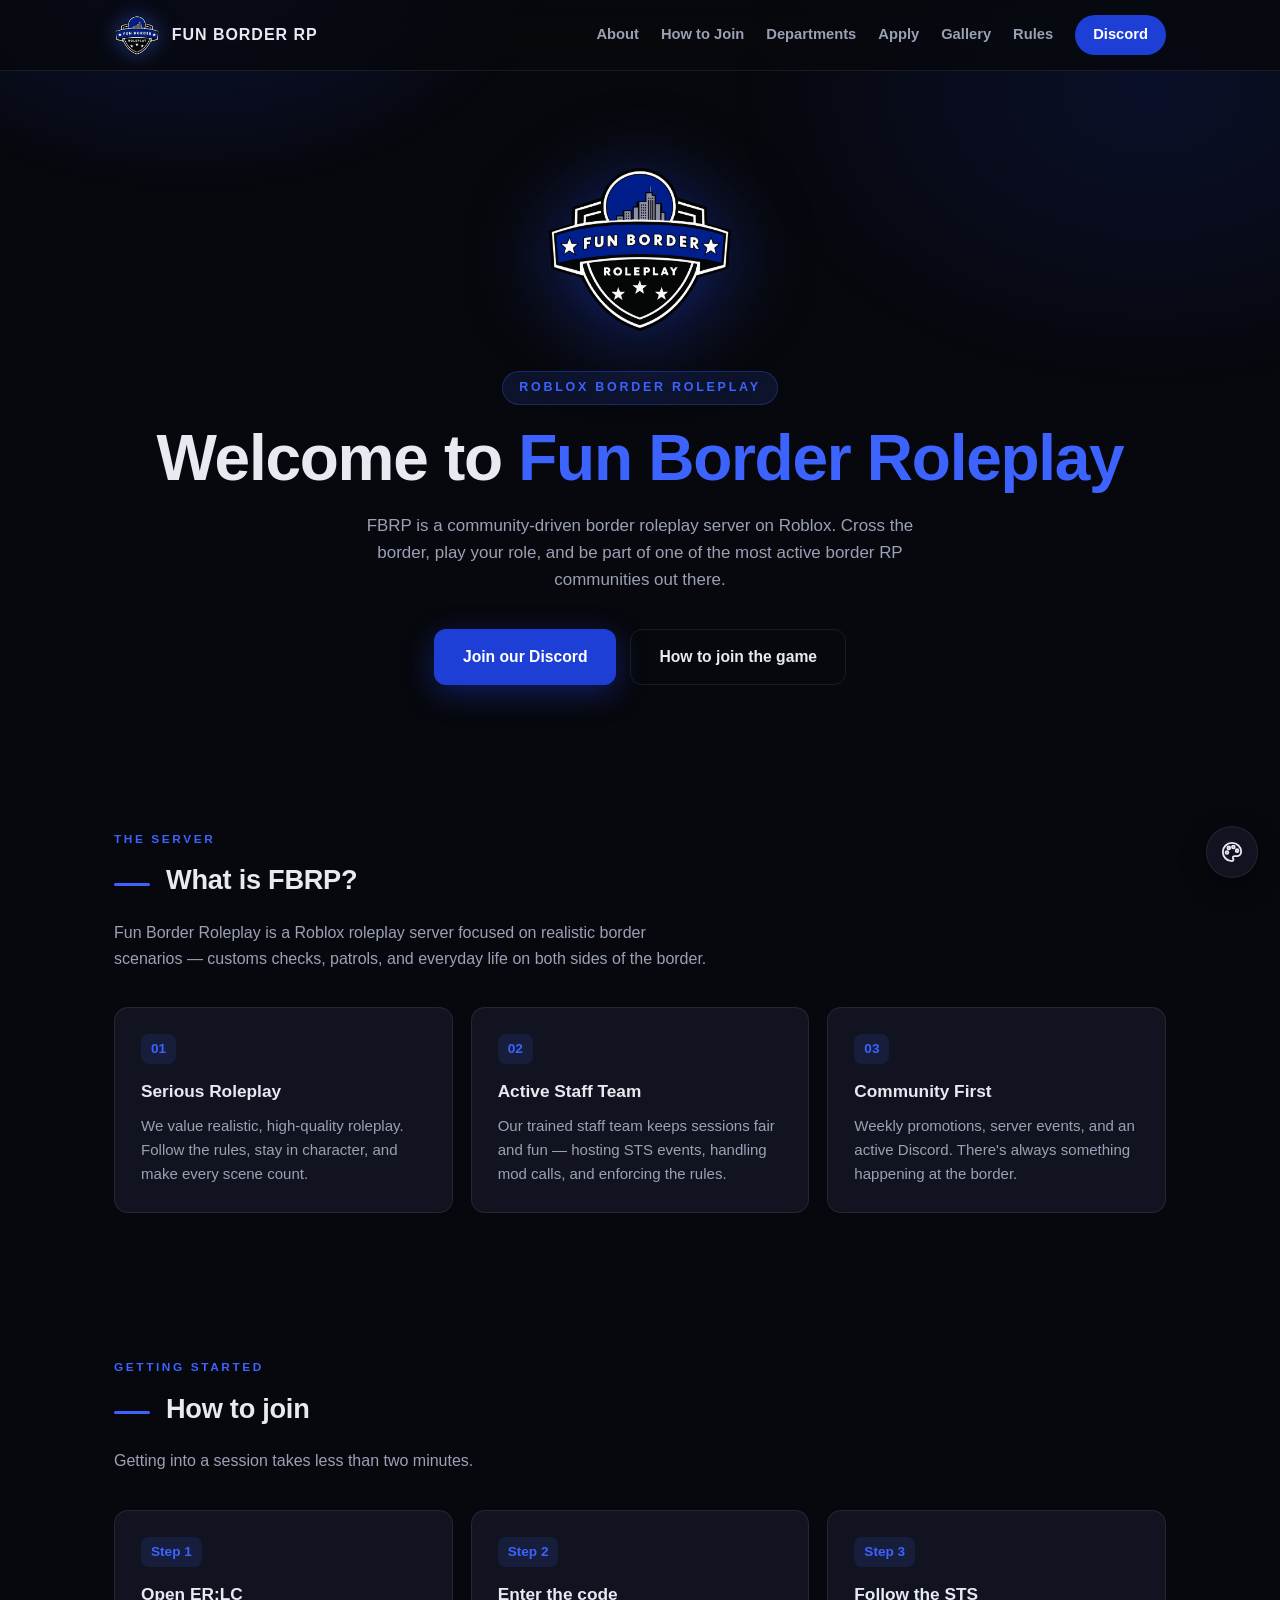
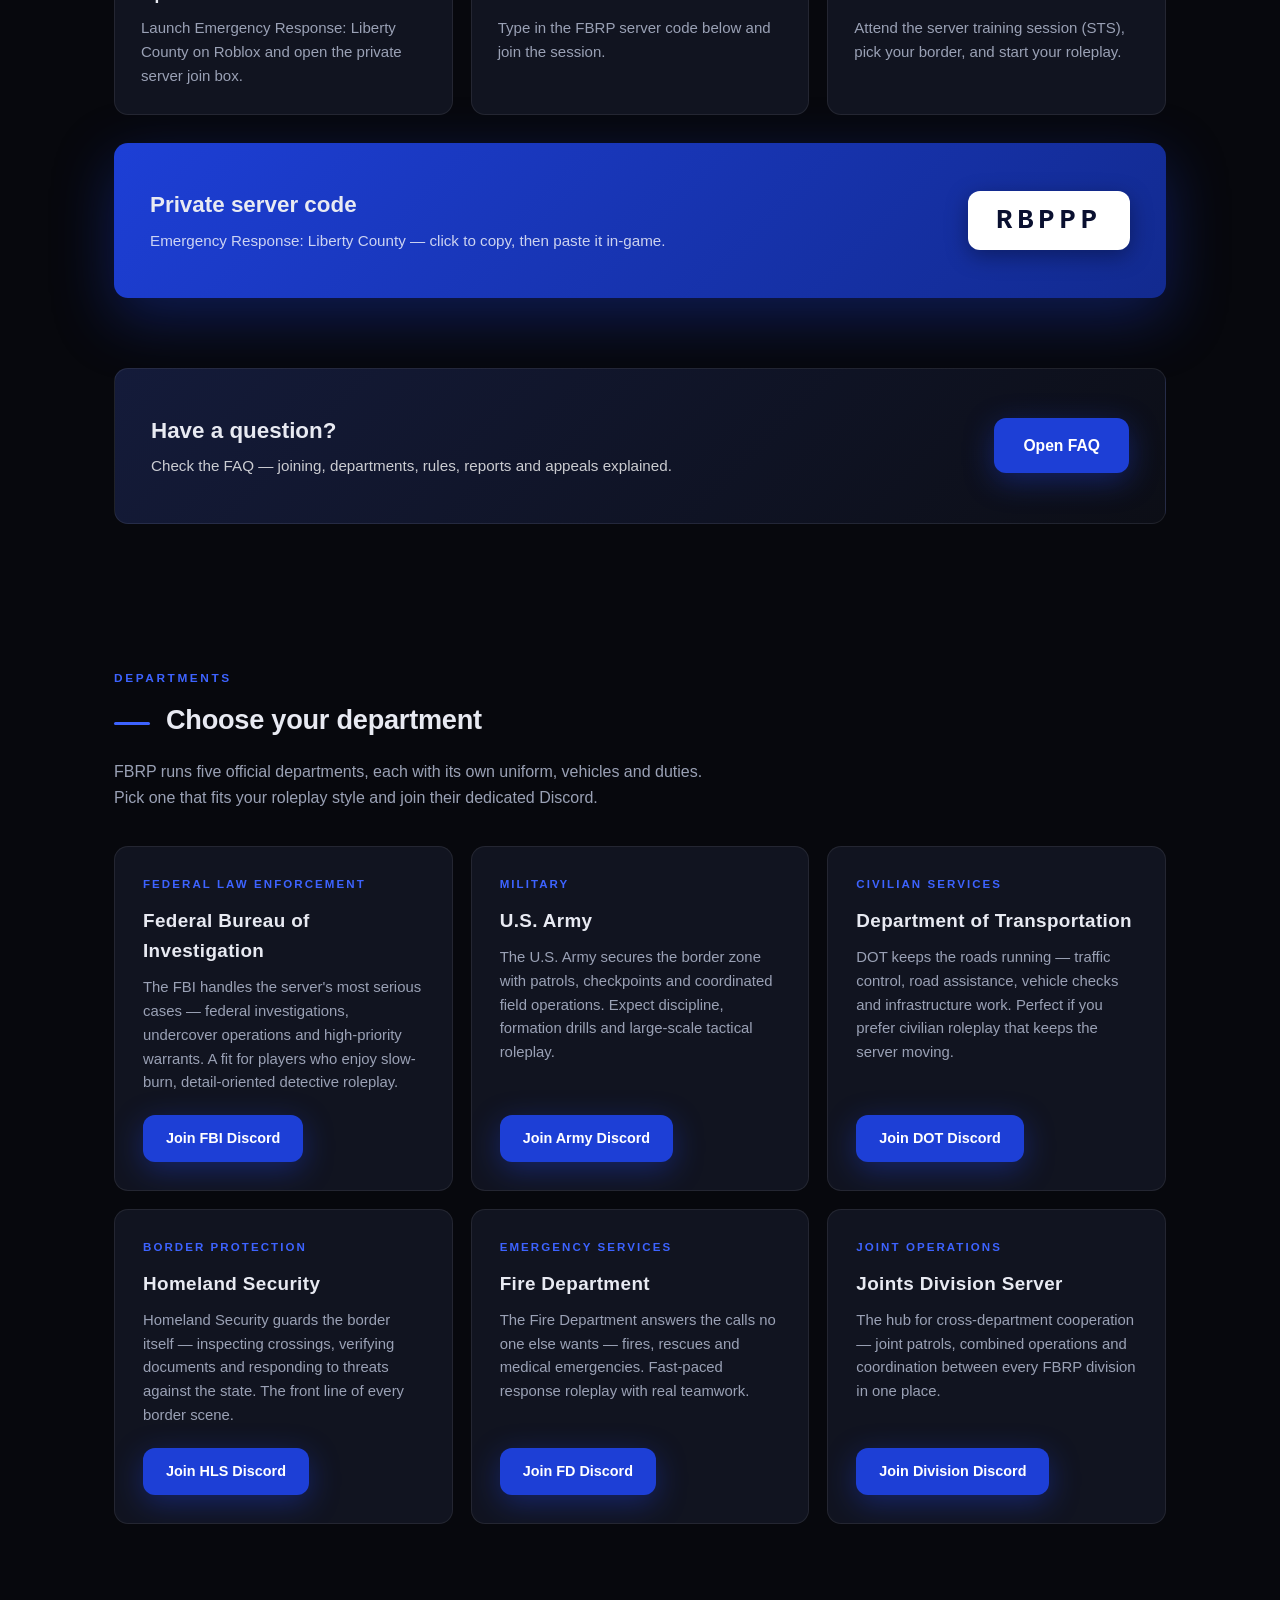
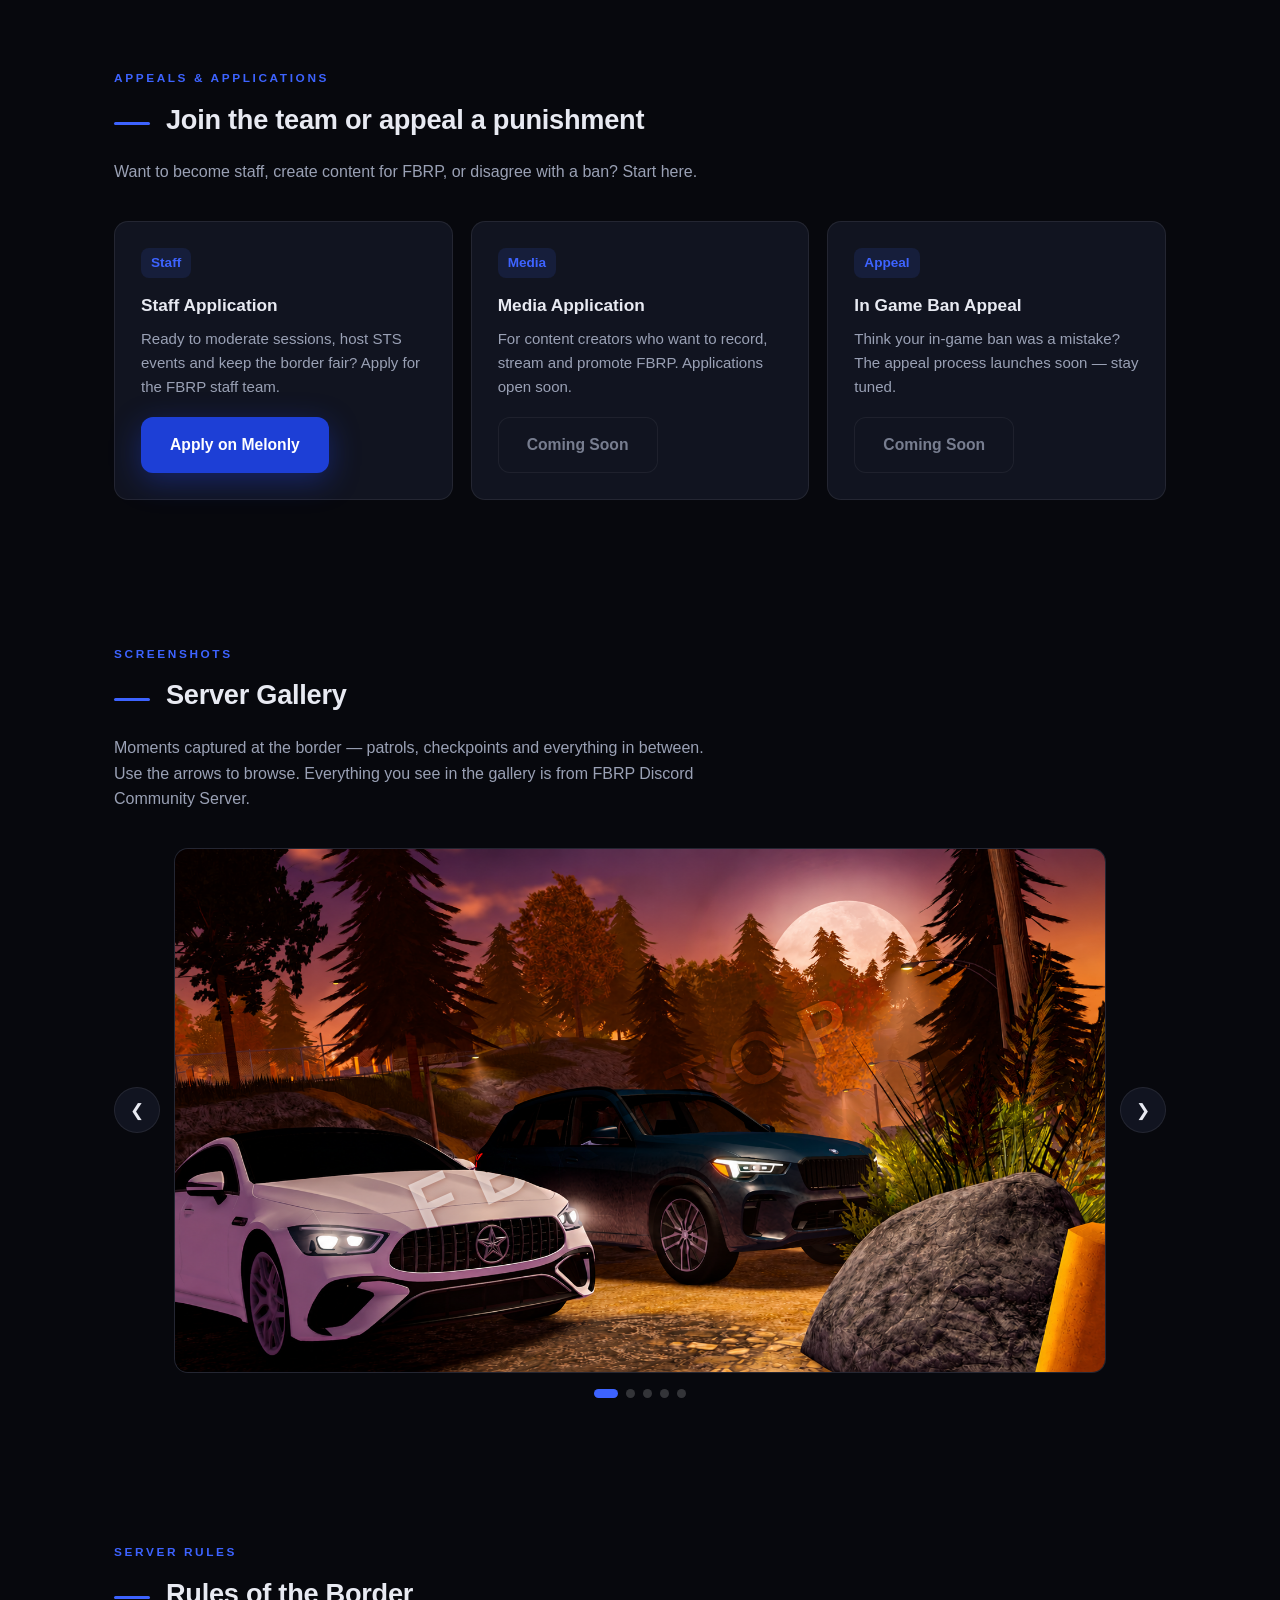
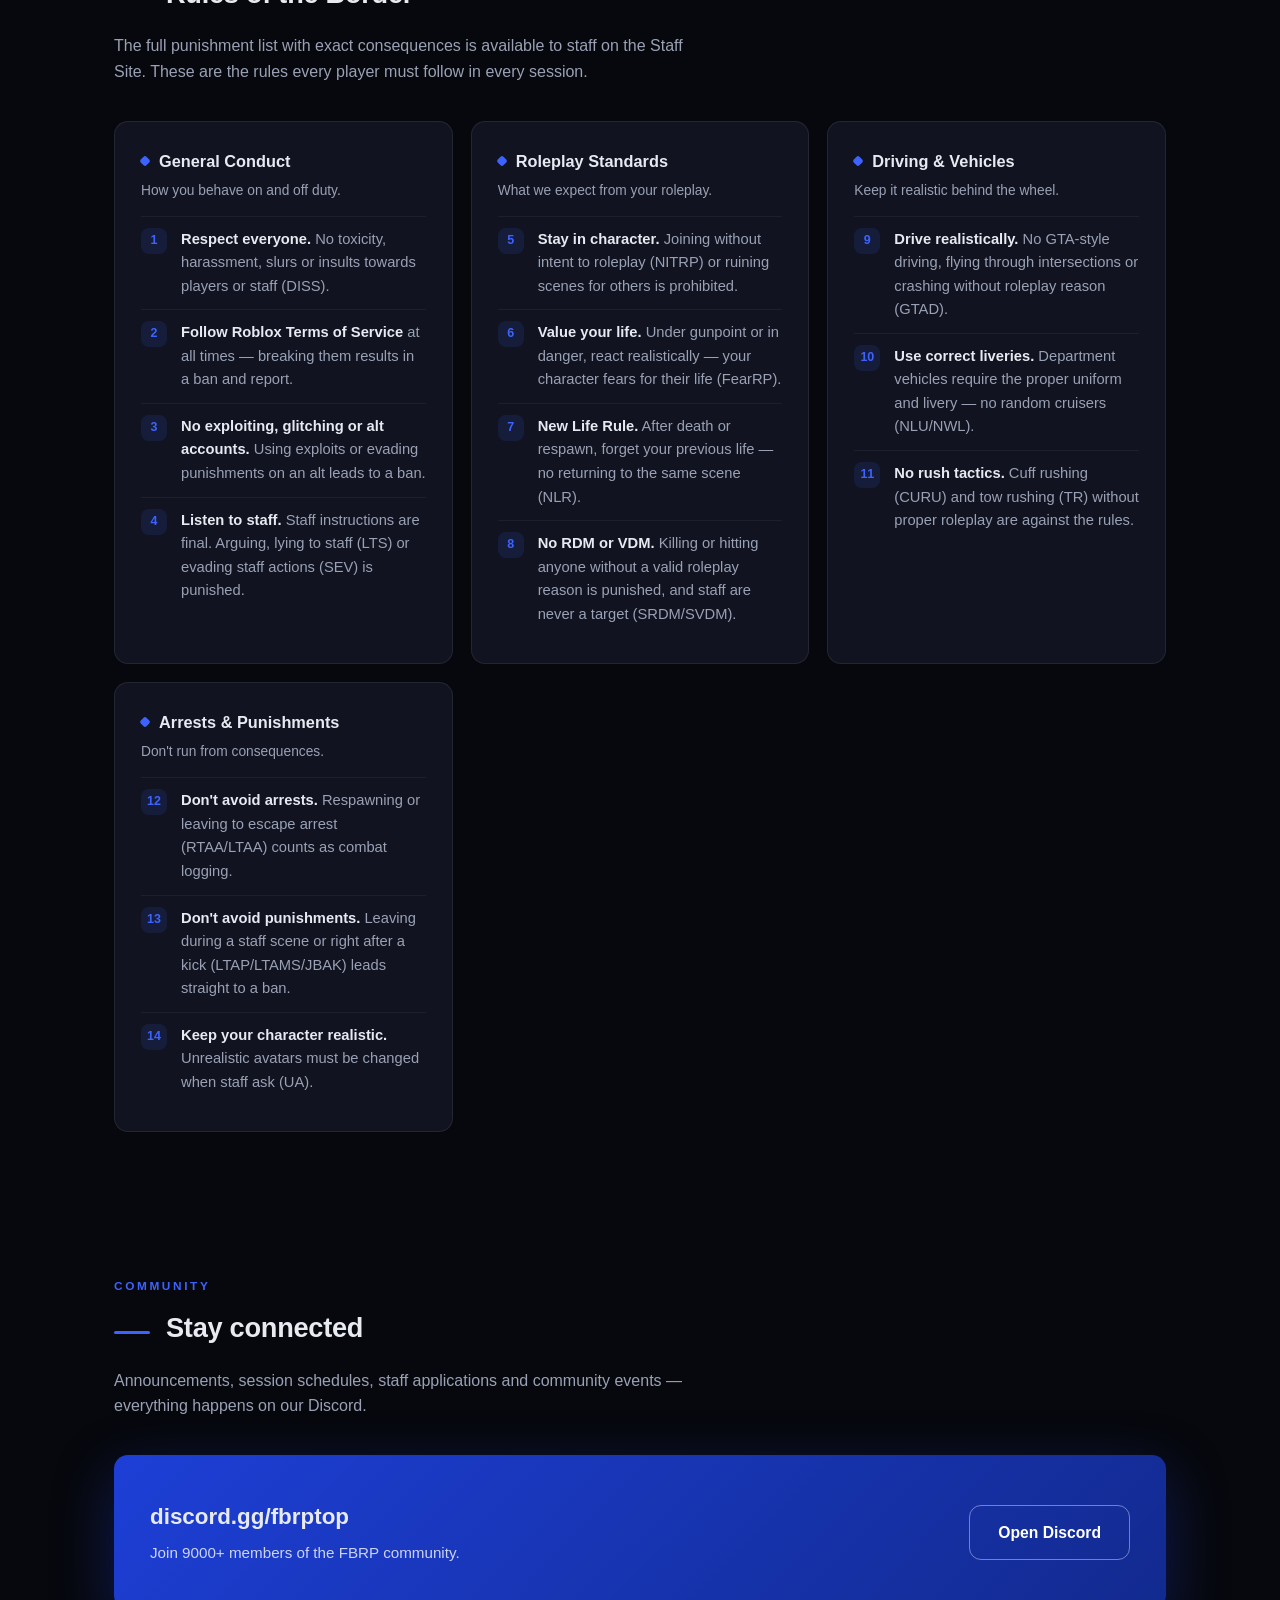
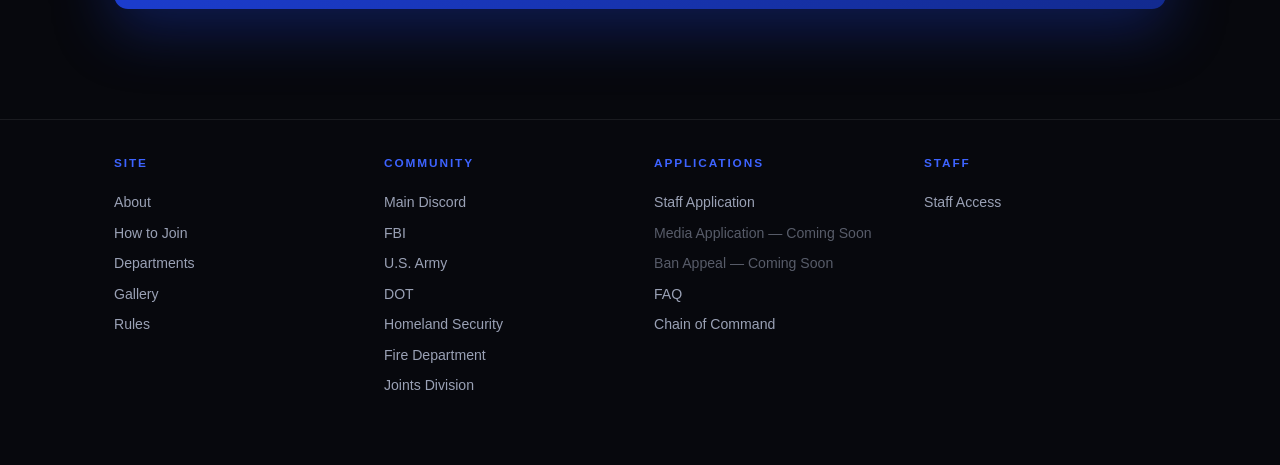
<file: index.html>
<!DOCTYPE html>
<html lang="en">
<head>
  <meta charset="UTF-8">
  <meta name="viewport" content="width=device-width, initial-scale=1.0">
  <title>Fun Border Roleplay | FBRP</title>
  <meta name="description" content="Fun Border Roleplay (FBRP) — a serious Roblox border roleplay community. Join the border today.">
  <meta property="og:type" content="website">
  <meta property="og:site_name" content="Fun Border Roleplay">
  <meta property="og:title" content="Fun Border Roleplay | FBRP">
  <meta property="og:description" content="FBRP is a community-driven border roleplay server on Roblox. Cross the border, play your role, and be part of one of the most active border RP communities out there.">
  <meta property="og:url" content="https://kubiczek2758.github.io/FBRP-Hub/">
  <meta property="og:image" content="https://kubiczek2758.github.io/FBRP-Hub/FBRP.png">
  <meta name="twitter:card" content="summary_large_image">
  <link rel="icon" href="FBRP.png">
  <link rel="stylesheet" href="style.css?v=8">
</head>
<body>

  <nav>
    <div class="nav-inner">
      <a class="nav-logo" href="index.html">
        <img src="FBRP.png" alt="FBRP logo">
        <span>FUN BORDER RP</span>
      </a>
      <div class="nav-links">
        <a href="#about">About</a>
        <a href="#join">How to Join</a>
        <a href="#departments">Departments</a>
        <a href="#apply">Apply</a>
        <a href="#gallery">Gallery</a>
        <a href="#rules">Rules</a>
        <a class="btn-nav" href="https://discord.gg/fbrptop" target="_blank" rel="noopener">Discord</a>
      </div>
      <button class="nav-toggle" id="navToggle" aria-label="Toggle menu" aria-expanded="false">
        <span></span><span></span><span></span>
      </button>
    </div>
  </nav>

  <header class="hero">
    <img class="logo-big" src="FBRP.png" alt="Fun Border Roleplay logo">
    <div><span class="tag">Roblox Border Roleplay</span></div>
    <h1>Welcome to <span>Fun Border Roleplay</span></h1>
    <p class="sub">
      FBRP is a community-driven border roleplay server on Roblox. Cross the border,
      play your role, and be part of one of the most active border RP communities out there.
    </p>
    <div class="hero-cta">
      <a class="btn btn-primary" href="https://discord.gg/fbrptop" target="_blank" rel="noopener">Join our Discord</a>
      <a class="btn btn-ghost" href="#join">How to join the game</a>
    </div>
  </header>

  <main class="wrap">

    <section class="block" id="about">
      <span class="kicker">The Server</span>
      <div class="section-head"><h2 class="section-title">What is FBRP?</h2></div>
      <p class="section-sub">
        Fun Border Roleplay is a Roblox roleplay server focused on realistic border scenarios —
        customs checks, patrols, and everyday life on both sides of the border.
      </p>
      <div class="cards">
        <div class="card">
          <span class="num">01</span>
          <h3>Serious Roleplay</h3>
          <p>We value realistic, high-quality roleplay. Follow the rules, stay in character, and make every scene count.</p>
        </div>
        <div class="card">
          <span class="num">02</span>
          <h3>Active Staff Team</h3>
          <p>Our trained staff team keeps sessions fair and fun — hosting STS events, handling mod calls, and enforcing the rules.</p>
        </div>
        <div class="card">
          <span class="num">03</span>
          <h3>Community First</h3>
          <p>Weekly promotions, server events, and an active Discord. There's always something happening at the border.</p>
        </div>
      </div>
    </section>

    <section class="block" id="join">
      <span class="kicker">Getting Started</span>
      <div class="section-head"><h2 class="section-title">How to join</h2></div>
      <p class="section-sub">Getting into a session takes less than two minutes.</p>
      <div class="cards">
        <div class="card">
          <span class="num">Step 1</span>
          <h3>Open ER:LC</h3>
          <p>Launch Emergency Response: Liberty County on Roblox and open the private server join box.</p>
        </div>
        <div class="card">
          <span class="num">Step 2</span>
          <h3>Enter the code</h3>
          <p>Type in the FBRP server code below and join the session.</p>
        </div>
        <div class="card">
          <span class="num">Step 3</span>
          <h3>Follow the STS</h3>
          <p>Attend the server training session (STS), pick your border, and start your roleplay.</p>
        </div>
      </div>

      <div style="margin-top: 28px;" class="code-banner">
        <div>
          <h3>Private server code</h3>
          <p>Emergency Response: Liberty County — click to copy, then paste it in-game.</p>
        </div>
        <button class="code-chip" id="copyCode" title="Click to copy">RBPPP</button>
      </div>
    </section>

    <section class="block" style="padding-top: 0;">
      <div class="code-banner banner-alt">
        <div>
          <h3>Have a question?</h3>
          <p>Check the FAQ — joining, departments, rules, reports and appeals explained.</p>
        </div>
        <a class="btn btn-primary" href="faq.html">Open FAQ</a>
      </div>
    </section>

    <section class="block" id="departments">
      <span class="kicker">Departments</span>
      <div class="section-head"><h2 class="section-title">Choose your department</h2></div>
      <p class="section-sub">
        FBRP runs five official departments, each with its own uniform, vehicles and duties.
        Pick one that fits your roleplay style and join their dedicated Discord.
      </p>
      <div class="dept-grid">
        <div class="dept-card">
          <span class="dept-tag">Federal Law Enforcement</span>
          <h3>Federal Bureau of Investigation</h3>
          <p>
            The FBI handles the server's most serious cases — federal investigations, undercover
            operations and high-priority warrants. A fit for players who enjoy slow-burn,
            detail-oriented detective roleplay.
          </p>
          <a class="btn btn-primary" href="https://discord.gg/J2FPUfsKs" target="_blank" rel="noopener">Join FBI Discord</a>
        </div>
        <div class="dept-card">
          <span class="dept-tag">Military</span>
          <h3>U.S. Army</h3>
          <p>
            The U.S. Army secures the border zone with patrols, checkpoints and coordinated
            field operations. Expect discipline, formation drills and large-scale tactical
            roleplay.
          </p>
          <a class="btn btn-primary" href="https://discord.gg/rUajPGJFKH" target="_blank" rel="noopener">Join Army Discord</a>
        </div>
        <div class="dept-card">
          <span class="dept-tag">Civilian Services</span>
          <h3>Department of Transportation</h3>
          <p>
            DOT keeps the roads running — traffic control, road assistance, vehicle checks and
            infrastructure work. Perfect if you prefer civilian roleplay that keeps the server
            moving.
          </p>
          <a class="btn btn-primary" href="https://discord.gg/tPpkTEsupr" target="_blank" rel="noopener">Join DOT Discord</a>
        </div>
        <div class="dept-card">
          <span class="dept-tag">Border Protection</span>
          <h3>Homeland Security</h3>
          <p>
            Homeland Security guards the border itself — inspecting crossings, verifying
            documents and responding to threats against the state. The front line of every
            border scene.
          </p>
          <a class="btn btn-primary" href="https://discord.gg/MYEhbNXhs7" target="_blank" rel="noopener">Join HLS Discord</a>
        </div>
        <div class="dept-card">
          <span class="dept-tag">Emergency Services</span>
          <h3>Fire Department</h3>
          <p>
            The Fire Department answers the calls no one else wants — fires, rescues and
            medical emergencies. Fast-paced response roleplay with real teamwork.
          </p>
          <a class="btn btn-primary" href="https://discord.gg/VbH6Bm22bx" target="_blank" rel="noopener">Join FD Discord</a>
        </div>
        <div class="dept-card">
          <span class="dept-tag">Joint Operations</span>
          <h3>Joints Division Server</h3>
          <p>
            The hub for cross-department cooperation — joint patrols, combined operations and
            coordination between every FBRP division in one place.
          </p>
          <a class="btn btn-primary" href="https://discord.gg/s2c7EBjYE" target="_blank" rel="noopener">Join Division Discord</a>
        </div>
      </div>
    </section>

    <section class="block" id="apply">
      <span class="kicker">Appeals &amp; Applications</span>
      <div class="section-head"><h2 class="section-title">Join the team or appeal a punishment</h2></div>
      <p class="section-sub">
        Want to become staff, create content for FBRP, or disagree with a ban? Start here.
      </p>
      <div class="cards">
        <div class="card">
          <span class="num">Staff</span>
          <h3>Staff Application</h3>
          <p>Ready to moderate sessions, host STS events and keep the border fair? Apply for the FBRP staff team.</p>
          <a class="btn btn-primary" style="margin-top:18px;" href="https://melonly.com/forms/7512493040229945344" target="_blank" rel="noopener">Apply on Melonly</a>
        </div>
        <div class="card">
          <span class="num">Media</span>
          <h3>Media Application</h3>
          <p>For content creators who want to record, stream and promote FBRP. Applications open soon.</p>
          <span class="btn btn-disabled" style="margin-top:18px;">Coming Soon</span>
        </div>
        <div class="card">
          <span class="num">Appeal</span>
          <h3>In Game Ban Appeal</h3>
          <p>Think your in-game ban was a mistake? The appeal process launches soon — stay tuned.</p>
          <span class="btn btn-disabled" style="margin-top:18px;">Coming Soon</span>
        </div>
      </div>
    </section>

    <section class="block" id="gallery">
      <span class="kicker">Screenshots</span>
      <div class="section-head"><h2 class="section-title">Server Gallery</h2></div>
      <p class="section-sub">
        Moments captured at the border — patrols, checkpoints and everything in between.
        Use the arrows to browse.
        Everything you see in the gallery is from FBRP Discord Community Server.
      </p>
      <div class="carousel" id="carousel">
        <button class="car-arrow prev" id="carPrev" aria-label="Previous screenshot">&#10094;</button>
        <div class="car-viewport">
          <div class="car-track" id="carTrack">
            <div class="car-slide"><img src="web1.png" alt="FBRP server screenshot 1"></div>
            <div class="car-slide"><img src="web2.png" alt="FBRP server screenshot 2"></div>
            <div class="car-slide"><img src="web3.png" alt="FBRP server screenshot 3"></div>
            <div class="car-slide"><img src="web4.png" alt="FBRP server screenshot 4"></div>
            <div class="car-slide"><img src="web5.png" alt="FBRP server screenshot 5"></div>
          </div>
        </div>
        <button class="car-arrow next" id="carNext" aria-label="Next screenshot">&#10095;</button>
      </div>
      <div class="car-dots" id="carDots"></div>
    </section>

    <section class="block" id="rules">
      <span class="kicker">Server Rules</span>
      <div class="section-head"><h2 class="section-title">Rules of the Border</h2></div>
      <p class="section-sub">
        The full punishment list with exact consequences is available to staff on the Staff Site.
        These are the rules every player must follow in every session.
      </p>
      <div class="rules-grid">
        <div class="rule-group">
          <h3>General Conduct</h3>
          <p>How you behave on and off duty.</p>
          <div class="rule-item"><span class="rn">1</span><p><b>Respect everyone.</b> No toxicity, harassment, slurs or insults towards players or staff (DISS).</p></div>
          <div class="rule-item"><span class="rn">2</span><p><b>Follow Roblox Terms of Service</b> at all times — breaking them results in a ban and report.</p></div>
          <div class="rule-item"><span class="rn">3</span><p><b>No exploiting, glitching or alt accounts.</b> Using exploits or evading punishments on an alt leads to a ban.</p></div>
          <div class="rule-item"><span class="rn">4</span><p><b>Listen to staff.</b> Staff instructions are final. Arguing, lying to staff (LTS) or evading staff actions (SEV) is punished.</p></div>
        </div>
        <div class="rule-group">
          <h3>Roleplay Standards</h3>
          <p>What we expect from your roleplay.</p>
          <div class="rule-item"><span class="rn">5</span><p><b>Stay in character.</b> Joining without intent to roleplay (NITRP) or ruining scenes for others is prohibited.</p></div>
          <div class="rule-item"><span class="rn">6</span><p><b>Value your life.</b> Under gunpoint or in danger, react realistically — your character fears for their life (FearRP).</p></div>
          <div class="rule-item"><span class="rn">7</span><p><b>New Life Rule.</b> After death or respawn, forget your previous life — no returning to the same scene (NLR).</p></div>
          <div class="rule-item"><span class="rn">8</span><p><b>No RDM or VDM.</b> Killing or hitting anyone without a valid roleplay reason is punished, and staff are never a target (SRDM/SVDM).</p></div>
        </div>
        <div class="rule-group">
          <h3>Driving &amp; Vehicles</h3>
          <p>Keep it realistic behind the wheel.</p>
          <div class="rule-item"><span class="rn">9</span><p><b>Drive realistically.</b> No GTA-style driving, flying through intersections or crashing without roleplay reason (GTAD).</p></div>
          <div class="rule-item"><span class="rn">10</span><p><b>Use correct liveries.</b> Department vehicles require the proper uniform and livery — no random cruisers (NLU/NWL).</p></div>
          <div class="rule-item"><span class="rn">11</span><p><b>No rush tactics.</b> Cuff rushing (CURU) and tow rushing (TR) without proper roleplay are against the rules.</p></div>
        </div>
        <div class="rule-group">
          <h3>Arrests &amp; Punishments</h3>
          <p>Don't run from consequences.</p>
          <div class="rule-item"><span class="rn">12</span><p><b>Don't avoid arrests.</b> Respawning or leaving to escape arrest (RTAA/LTAA) counts as combat logging.</p></div>
          <div class="rule-item"><span class="rn">13</span><p><b>Don't avoid punishments.</b> Leaving during a staff scene or right after a kick (LTAP/LTAMS/JBAK) leads straight to a ban.</p></div>
          <div class="rule-item"><span class="rn">14</span><p><b>Keep your character realistic.</b> Unrealistic avatars must be changed when staff ask (UA).</p></div>
        </div>
      </div>
    </section>

    <section class="block">
      <span class="kicker">Community</span>
      <div class="section-head"><h2 class="section-title">Stay connected</h2></div>
      <p class="section-sub">
        Announcements, session schedules, staff applications and community events —
        everything happens on our Discord.
      </p>
      <div class="code-banner">
        <div>
          <h3>discord.gg/fbrptop</h3>
          <p>Join 9000+ members of the FBRP community.</p>
        </div>
        <a class="btn btn-ghost" style="color:#fff; border-color:rgba(255,255,255,0.4);" href="https://discord.gg/fbrptop" target="_blank" rel="noopener">Open Discord</a>
      </div>
    </section>

  </main>

  <footer>
    <div class="foot-grid">
      <div class="foot-col">
        <h4>Site</h4>
        <a href="#about">About</a>
        <a href="#join">How to Join</a>
        <a href="#departments">Departments</a>
        <a href="#gallery">Gallery</a>
        <a href="#rules">Rules</a>
      </div>
      <div class="foot-col">
        <h4>Community</h4>
        <a href="https://discord.gg/fbrptop" target="_blank" rel="noopener">Main Discord</a>
        <a href="https://discord.gg/J2FPUfsKs" target="_blank" rel="noopener">FBI</a>
        <a href="https://discord.gg/rUajPGJFKH" target="_blank" rel="noopener">U.S. Army</a>
        <a href="https://discord.gg/tPpkTEsupr" target="_blank" rel="noopener">DOT</a>
        <a href="https://discord.gg/MYEhbNXhs7" target="_blank" rel="noopener">Homeland Security</a>
        <a href="https://discord.gg/VbH6Bm22bx" target="_blank" rel="noopener">Fire Department</a>
        <a href="https://discord.gg/s2c7EBjYE" target="_blank" rel="noopener">Joints Division</a>
      </div>
      <div class="foot-col">
        <h4>Applications</h4>
        <a href="https://melonly.com/forms/7512493040229945344" target="_blank" rel="noopener">Staff Application</a>
        <span class="soon">Media Application — Coming Soon</span>
        <span class="soon">Ban Appeal — Coming Soon</span>
        <a href="faq.html">FAQ</a>
        <a href="staff.html">Chain of Command</a>
      </div>
      <div class="foot-col">
        <h4>Staff</h4>
        <a href="staff.html">Staff Access</a>
      </div>
    </div>
  </footer>

  <div class="game-overlay" id="gameOverlay">
    <div class="game-modal">
      <div class="game-head">
        <span>BORDER RUNNER</span>
        <button class="game-close" id="gameClose" type="button" aria-label="Close game">&times;</button>
      </div>
      <div class="game-wrap">
        <canvas class="game-canvas" id="borderGame" width="480" height="220"></canvas>
        <div class="game-hint">Space, &uarr; or tap to jump — grab the visas. Press Esc to close.</div>
      </div>
    </div>
  </div>

  <script src="main.js?v=4"></script>
  <script src="game.js?v=6"></script>
  <script src="theme.js?v=6"></script>

</body>
</html>
</file>
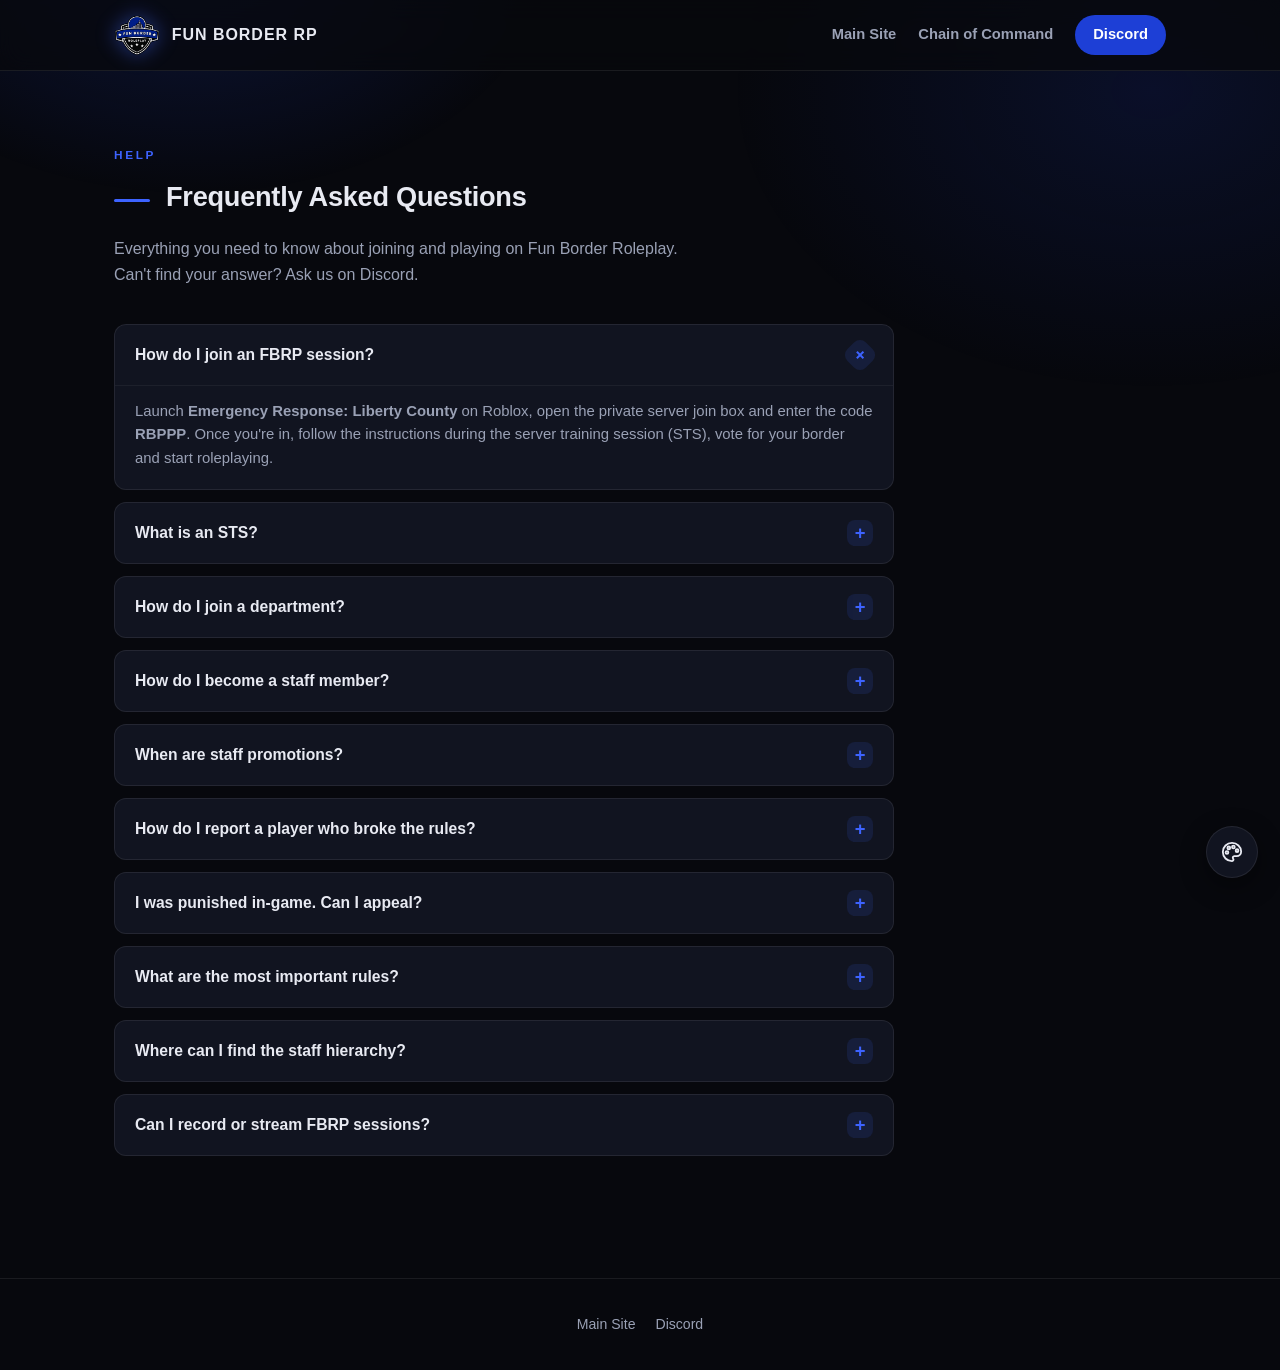
<file: faq.html>
<!DOCTYPE html>
<html lang="en">
<head>
  <meta charset="UTF-8">
  <meta name="viewport" content="width=device-width, initial-scale=1.0">
  <title>FAQ | Fun Border Roleplay</title>
  <meta property="og:type" content="website">
  <meta property="og:site_name" content="Fun Border Roleplay">
  <meta property="og:title" content="FAQ | Fun Border Roleplay">
  <meta property="og:description" content="Joining, departments, rules, reports and appeals — everything about FBRP explained.">
  <meta property="og:url" content="https://kubiczek2758.github.io/FBRP-Hub/faq.html">
  <meta property="og:image" content="https://kubiczek2758.github.io/FBRP-Hub/FBRP.png">
  <meta name="twitter:card" content="summary_large_image">
  <link rel="icon" href="FBRP.png">
  <link rel="stylesheet" href="style.css?v=8">
</head>
<body>

  <nav>
    <div class="nav-inner">
      <a class="nav-logo" href="index.html">
        <img src="FBRP.png" alt="FBRP logo">
        <span>FUN BORDER RP</span>
      </a>
      <div class="nav-links">
        <a href="index.html">Main Site</a>
        <a href="staff.html">Chain of Command</a>
        <a class="btn-nav" href="https://discord.gg/fbrptop" target="_blank" rel="noopener">Discord</a>
      </div>
      <button class="nav-toggle" id="navToggle" aria-label="Toggle menu" aria-expanded="false">
        <span></span><span></span><span></span>
      </button>
    </div>
  </nav>

  <main class="wrap">
    <section class="block">
      <span class="kicker">Help</span>
      <div class="section-head"><h2 class="section-title">Frequently Asked Questions</h2></div>
      <p class="section-sub">
        Everything you need to know about joining and playing on Fun Border Roleplay.
        Can't find your answer? Ask us on Discord.
      </p>

      <div class="faq-list">

        <details class="faq-item" open>
          <summary>How do I join an FBRP session?</summary>
          <div class="faq-body">
            Launch <b>Emergency Response: Liberty County</b> on Roblox, open the private server
            join box and enter the code <b>RBPPP</b>. Once you're in, follow the instructions
            during the server training session (STS), vote for your border and start roleplaying.
          </div>
        </details>

        <details class="faq-item">
          <summary>What is an STS?</summary>
          <div class="faq-body">
            STS (Server Training Session) is the briefing that starts every session. Staff go
            through the server rules, host a border vote and assign everyone to a border.
            Attending the STS is required before you can play.
          </div>
        </details>

        <details class="faq-item">
          <summary>How do I join a department?</summary>
          <div class="faq-body">
            Each department — FBI, U.S. Army, DOT, Homeland Security, Fire Department — has its
            own Discord server with its own application process. Visit the
            <a href="index.html#departments">Departments section</a> on the main site and join
            the Discord of the department you're interested in.
          </div>
        </details>

        <details class="faq-item">
          <summary>How do I become a staff member?</summary>
          <div class="faq-body">
            Fill out the <a href="https://melonly.com/forms/7512493040229945344" target="_blank" rel="noopener">Staff Application</a>.
            If your application is accepted, you'll be invited to a training session with a
            Training Instructor — a classroom phase, a quiz and a practical ridealong.
          </div>
        </details>

        <details class="faq-item">
          <summary>When are staff promotions?</summary>
          <div class="faq-body">
            Promotions are held every <b>Saturday</b>. Sometimes there's a short delay —
            stay patient and keep up the good work.
          </div>
        </details>

        <details class="faq-item">
          <summary>How do I report a player who broke the rules?</summary>
          <div class="faq-body">
            Use the in-game mod call system first so on-duty staff can react immediately.
            If no staff are available, record evidence (video/screenshot) and open a report
            on our <a href="https://discord.gg/fbrptop" target="_blank" rel="noopener">Discord</a> —
            include the player's username, what happened and the evidence.
          </div>
        </details>

        <details class="faq-item">
          <summary>I was punished in-game. Can I appeal?</summary>
          <div class="faq-body">
            The in-game ban appeal system is <b>coming soon</b>. In the meantime, if you believe
            a punishment was a mistake, contact the staff member who issued it or reach out
            on Discord with your evidence.
          </div>
        </details>

        <details class="faq-item">
          <summary>What are the most important rules?</summary>
          <div class="faq-body">
            No RDM/VDM (killing without a roleplay reason), always value your life (FearRP),
            respect the New Life Rule, stay in character and never leave to avoid an arrest
            or punishment. Check the <a href="index.html#rules">Rules section</a> on the main
            site for the full list.
          </div>
        </details>

        <details class="faq-item">
          <summary>Where can I find the staff hierarchy?</summary>
          <div class="faq-body">
            The full rank structure — from Trial Moderator up to Ownership — is on the
            <a href="staff.html">Staff Site</a>. If you have a question or issue,
            always contact the lowest rank that can handle it before going higher.
          </div>
        </details>

        <details class="faq-item">
          <summary>Can I record or stream FBRP sessions?</summary>
          <div class="faq-body">
            Yes, content creation is welcome. A dedicated Media Application is
            <b>coming soon</b> — until then, make sure your content follows Roblox Terms of
            Service and the FBRP rules.
          </div>
        </details>

      </div>
    </section>
  </main>

  <footer>
    <div class="foot-inner">
      <div class="foot-links">
        <a href="index.html">Main Site</a>
        <a href="https://discord.gg/fbrptop" target="_blank" rel="noopener">Discord</a>
      </div>
    </div>
  </footer>

  <script src="nav.js?v=3"></script>
  <script src="theme.js?v=6"></script>

</body>
</html>
</file>
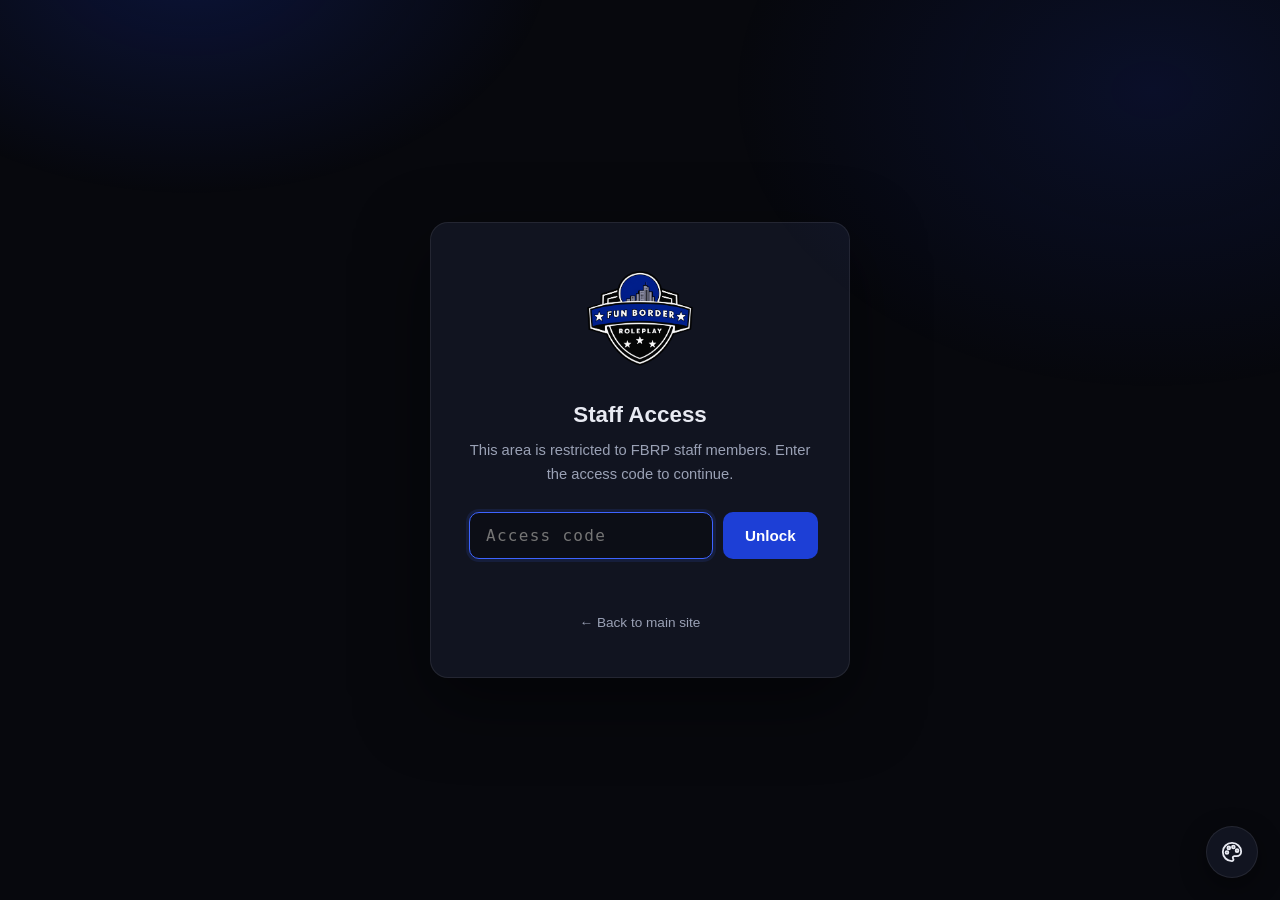
<file: staff.html>
<!DOCTYPE html>
<html lang="en">
<head>
  <meta charset="UTF-8">
  <meta name="viewport" content="width=device-width, initial-scale=1.0">
  <title>Staff Site | Fun Border Roleplay</title>
  <meta name="robots" content="noindex">
  <link rel="icon" href="FBRP.png">
  <link rel="stylesheet" href="style.css?v=8">
</head>
<body>

  <!-- Access gate -->
  <div class="gate" id="gate">
    <div class="gate-card" id="gateCard">
      <img src="FBRP.png" alt="FBRP logo">
      <h1>Staff Access</h1>
      <p>This area is restricted to FBRP staff members. Enter the access code to continue.</p>
      <form class="gate-form" id="gateForm">
        <input type="password" id="gateCode" placeholder="Access code" autocomplete="off" autofocus>
        <button type="submit">Unlock</button>
      </form>
      <div class="gate-error" id="gateError"></div>
      <a class="gate-back" href="index.html">&larr; Back to main site</a>
    </div>
  </div>

  <!-- Staff panel -->
  <div id="panel" style="display:none;">
    <nav>
      <div class="nav-inner">
        <a class="nav-logo" href="index.html">
          <img src="FBRP.png" alt="FBRP logo">
          <span>FBRP STAFF</span>
        </a>
        <div class="nav-links">
          <a href="index.html">Main Site</a>
          <a class="btn-nav" href="https://discord.gg/fbrptop" target="_blank" rel="noopener">Discord</a>
        </div>
        <button class="nav-toggle" id="navToggle" aria-label="Toggle menu" aria-expanded="false">
          <span></span><span></span><span></span>
        </button>
      </div>
    </nav>

    <main class="wrap">
      <div class="staff-header">
        <img src="FBRP.png" alt="FBRP logo">
        <div>
          <h1>Staff Information Hub</h1>
          <p>Game punishments, STS protocol, chain of command and the staff training guide — all in one place.</p>
        </div>
        <button class="lockout" id="lockout">Lock</button>
      </div>

      <div class="staff-quick">
        <a class="btn btn-primary" href="https://melon.ly/join/FBBRPS" target="_blank" rel="noopener">Melonly Dashboard</a>
        <a class="btn btn-ghost" href="https://www.roblox.com/share/g/560129963" target="_blank" rel="noopener">Roblox WL Group</a>
      </div>

      <div class="tabs">
        <button class="tab active" data-tab="punishments">Game Punishments</button>
        <button class="tab" data-tab="sts">STS Guide</button>
        <button class="tab" data-tab="coc">Chain of Command</button>
        <button class="tab" data-tab="training">Training Guide <span id="trainLockIcon" style="opacity:0.7;">&#128274;</span></button>
      </div>

      <!-- Training guide code modal -->
      <div class="modal" id="trainModal" style="display:none;">
        <div class="gate-card" id="trainCard">
          <img src="FBRP.png" alt="FBRP logo">
          <h1>Training Guide</h1>
          <p>This section is restricted to Training Instructors. Enter the instructor code to continue.</p>
          <form class="gate-form" id="trainForm">
            <input type="password" id="trainCode" placeholder="Instructor code" autocomplete="off">
            <button type="submit">Unlock</button>
          </form>
          <div class="gate-error" id="trainError"></div>
          <a class="gate-back" href="#" id="trainCancel">Cancel</a>
        </div>
      </div>

      <!-- ============ TAB: PUNISHMENTS ============ -->
      <div class="tab-panel active" id="punishments">
        <div class="table-scroll">
          <table class="punishments">
            <thead>
              <tr>
                <th>Violation</th>
                <th>Meaning</th>
                <th>Definition</th>
                <th>1st Offence</th>
                <th>2nd Offence</th>
                <th>3rd Offence</th>
              </tr>
            </thead>
            <tbody>
              <tr><td class="abbr">CURU</td><td>Cuff Rush</td><td>Cuffing someone without proper roleplay.</td><td><span class="pill warn">Warning</span></td><td><span class="pill warn">Warning</span></td><td><span class="pill kick">Kick</span></td></tr>
              <tr><td class="abbr">FR</td><td>Fear Roleplay</td><td>Not acting like your character fears danger.</td><td><span class="pill warn">Warning</span></td><td><span class="pill warn">Warning</span></td><td><span class="pill kick">Kick</span></td></tr>
              <tr><td class="abbr">NLR</td><td>New Life Rule</td><td>Returning after death as if nothing happened.</td><td><span class="pill warn">Warning</span></td><td><span class="pill warn">Warning</span></td><td><span class="pill kick">Kick</span></td></tr>
              <tr><td class="abbr">NLU</td><td>No Livery/Uniform</td><td>Using an incorrect or missing livery/uniform.</td><td><span class="pill warn">Warning</span></td><td><span class="pill warn">Warning</span></td><td><span class="pill kick">Kick</span></td></tr>
              <tr><td class="abbr">DISS</td><td>Disrespect</td><td>Being rude or insulting to others.</td><td><span class="pill warn">Warning</span></td><td><span class="pill kick">Kick</span></td><td><span class="pill ban">Ban</span></td></tr>
              <tr><td class="abbr">CB</td><td>Cop Baiting</td><td>Intentionally provoking law enforcement.</td><td><span class="pill warn">Warning</span></td><td><span class="pill kick">Kick</span></td><td><span class="pill ban">Ban</span></td></tr>
              <tr><td class="abbr">LTS</td><td>Lying To Staff</td><td>Giving false information to staff.</td><td><span class="pill warn">Warning</span></td><td><span class="pill kick">Kick</span></td><td><span class="pill ban">Ban</span></td></tr>
              <tr><td class="abbr">FTC</td><td>Failure To Comply</td><td>Refusing lawful roleplay instructions.</td><td><span class="pill warn">Warning</span></td><td><span class="pill kick">Kick</span></td><td><span class="pill ban">Ban</span></td></tr>
              <tr><td class="abbr">AUJ</td><td>Auto Jail</td><td>Automatic punishment for certain actions.</td><td><span class="pill warn">Warning</span></td><td><span class="pill kick">Kick</span></td><td><span class="pill ban">Ban</span></td></tr>
              <tr><td class="abbr">RDM</td><td>Random Death Match</td><td>Killing without a valid roleplay reason.</td><td><span class="pill warn">Warning</span></td><td><span class="pill kick">Kick</span></td><td><span class="pill ban">Ban</span></td></tr>
              <tr><td class="abbr">VDM</td><td>Vehicle Death Match</td><td>Using a vehicle to kill without a valid roleplay reason.</td><td><span class="pill warn">Warning</span></td><td><span class="pill kick">Kick</span></td><td><span class="pill ban">Ban</span></td></tr>
              <tr><td class="abbr">FRP</td><td>Fail Role Play</td><td>Poor or unrealistic roleplay.</td><td><span class="pill warn">Warning</span></td><td><span class="pill kick">Kick</span></td><td><span class="pill ban">Ban</span></td></tr>
              <tr><td class="abbr">GTAD</td><td>GTA Driving</td><td>Driving unrealistically to avoid consequences.</td><td><span class="pill warn">Warning</span></td><td><span class="pill kick">Kick</span></td><td><span class="pill ban">Ban</span></td></tr>
              <tr><td class="abbr">TR</td><td>Tow Rush</td><td>Towing vehicles without proper roleplay.</td><td><span class="pill warn">Warning</span></td><td><span class="pill kick">Kick</span></td><td><span class="pill ban">Ban</span></td></tr>
              <tr><td class="abbr">TA</td><td>Tool Abuse</td><td>Using vehicles without proper roleplay.</td><td><span class="pill warn">Warning</span></td><td><span class="pill kick">Kick</span></td><td><span class="pill ban">Ban</span></td></tr>
              <tr><td class="abbr">NWL</td><td>Not Whitelisted</td><td>Using a restricted item, gun, or vehicle without permission.</td><td><span class="pill warn">Warning</span></td><td><span class="pill kick">Kick</span></td><td><span class="pill ban">Ban</span></td></tr>
              <tr><td class="abbr">RTAA</td><td>Respawn To Avoid Arrest</td><td>Respawning to escape arrest.</td><td><span class="pill warn">Warning</span></td><td><span class="pill kick">Kick</span></td><td><span class="pill ban">Ban</span></td></tr>
              <tr><td class="abbr">LTAA</td><td>Leaving To Avoid Arrest</td><td>Leaving the game to avoid arrest.</td><td><span class="pill warn">Warning</span></td><td><span class="pill kick">Kick</span></td><td><span class="pill ban">Ban</span></td></tr>
              <tr><td class="abbr">UA</td><td>Unrealistic Character</td><td>Keeping an unrealistic character after being told to change.</td><td><span class="pill kick">Kick</span></td><td><span class="pill ban">Ban</span></td><td><span class="pill ban">Ban</span></td></tr>
              <tr><td class="abbr">SEV</td><td>Staff Evasion</td><td>Avoiding or ignoring staff actions.</td><td><span class="pill kick">Kick</span></td><td><span class="pill ban">Ban</span></td><td><span class="pill ban">Ban</span></td></tr>
              <tr><td class="abbr">SVDM</td><td>Staff Vehicle Death Match</td><td>Hitting staff with a vehicle without a valid roleplay reason.</td><td><span class="pill kick">Kick</span></td><td><span class="pill ban">Ban</span></td><td><span class="pill ban">Ban</span></td></tr>
              <tr><td class="abbr">SRDM</td><td>Staff Random Death Match</td><td>Killing staff without a valid roleplay reason.</td><td><span class="pill kick">Kick</span></td><td><span class="pill ban">Ban</span></td><td><span class="pill ban">Ban</span></td></tr>
              <tr><td class="abbr">NITRP</td><td>No Intention To Roleplay</td><td>Joining without participating in roleplay.</td><td><span class="pill kick">Kick</span></td><td><span class="pill ban">Ban</span></td><td><span class="pill ban">Ban</span></td></tr>
              <tr><td class="abbr">MRDM</td><td>Mass Random Death Match (5+ people)</td><td>Randomly killing 5 or more people.</td><td><span class="pill kick">Kick</span></td><td><span class="pill ban">Ban</span></td><td><span class="pill ban">Ban</span></td></tr>
              <tr><td class="abbr">MVDM</td><td>Mass Vehicle Death Match (5+ vehicles)</td><td>Destroying or killing with vehicles on a large scale.</td><td><span class="pill kick">Kick</span></td><td><span class="pill ban">Ban</span></td><td><span class="pill ban">Ban</span></td></tr>
              <tr><td class="abbr">ERP</td><td>Erotic Roleplay</td><td>Sexual or inappropriate roleplay.</td><td><span class="pill ban">Ban</span></td><td><span class="pill ban">Ban</span></td><td><span class="pill ban">Ban</span></td></tr>
              <tr><td class="abbr">RACM</td><td>Racism</td><td>Using racist language or behavior.</td><td><span class="pill ban">Ban</span></td><td><span class="pill ban">Ban</span></td><td><span class="pill ban">Ban</span></td></tr>
              <tr><td class="abbr">LTAP</td><td>Leave To Avoid Punishment</td><td>Leaving to avoid a staff punishment.</td><td><span class="pill ban">Ban</span></td><td><span class="pill ban">Ban</span></td><td><span class="pill ban">Ban</span></td></tr>
              <tr><td class="abbr">NARCRP</td><td>Narcotic/Drug Roleplay</td><td>Roleplaying illegal drugs or narcotics.</td><td><span class="pill ban">Ban</span></td><td><span class="pill ban">Ban</span></td><td><span class="pill ban">Ban</span></td></tr>
              <tr><td class="abbr">LTAMS</td><td>Leave To Avoid Mod Scene</td><td>Leaving during a staff moderation scene.</td><td><span class="pill ban">Ban</span></td><td><span class="pill ban">Ban</span></td><td><span class="pill ban">Ban</span></td></tr>
              <tr><td class="abbr">TOS</td><td>Breaking Roblox Terms Of Service</td><td>Violating Roblox's official rules.</td><td><span class="pill report">Ban + Report</span></td><td><span class="pill ban">Ban</span></td><td><span class="pill ban">Ban</span></td></tr>
              <tr><td class="abbr">JBAK</td><td>Joining Back After Kick</td><td>Joining back within 30 mins of being kicked.</td><td><span class="pill kick">Kick</span></td><td><span class="pill ban">Ban</span></td><td><span class="pill ban">Ban</span></td></tr>
            </tbody>
          </table>
        </div>
      </div>

      <!-- ============ TAB: STS GUIDE ============ -->
      <div class="tab-panel guide" id="sts">
        <div class="phase">
          <h3>1. STS Preparation</h3>
          <p>Use <span class="cmd">:h</span> for important server-wide announcements before the STS.</p>
          <p style="margin-top:10px;"><b>15&ndash;10 minutes before:</b></p>
          <span class="chat-line">:h FBRP STS preparations are now underway. Please finish your current RP and prepare for the upcoming STS.</span>
          <span class="chat-line">:h FBRP STS will begin shortly. Please make your way to the designated STS location.</span>
          <span class="chat-line">:h Staff members, please prepare for the upcoming STS and report to the STS location.</span>
          <p style="margin-top:10px;"><b>5 minutes before:</b></p>
          <span class="chat-line">:h FBRP STS will begin in approximately 5 minutes. Please line up and wait for further instructions.</span>
          <span class="chat-line">:h Final preparations for the FBRP STS are now underway. Please remain at the STS area and follow staff instructions.</span>
        </div>

        <div class="phase">
          <h3>2. Starting the STS</h3>
          <p>Once everyone is ready:</p>
          <span class="chat-line">:h FBRP STS is now beginning. Please remain in formation and follow the host's instructions.</span>
          <span class="chat-line">:m Welcome to the FBRP STS. Please remain in your position, face the front, and listen to the instructor.</span>
          <span class="chat-line">:m Do not move, talk over the instructor, use weapons, or disrupt the STS.</span>
        </div>

        <div class="phase">
          <h3>3. Formation</h3>
          <span class="chat-line">:m Please form a straight line with reasonable spacing between each person.</span>
          <span class="chat-line">:m Keep your position and do not push or walk through the formation.</span>
          <span class="chat-line">:m Staff will correct the formation. Please follow their instructions immediately.</span>
        </div>

        <div class="phase">
          <h3>4. During the STS</h3>
          <p>Use <span class="cmd">:m</span> for the actual instructions and rules.</p>
          <span class="chat-line">:m We will now begin going through the FBRP rules. Please pay attention.</span>
          <span class="chat-line">:m RDM — Random Deathmatch. Killing or attacking another player without a valid RP reason is prohibited.</span>
          <span class="chat-line">:m VDM — Vehicle Deathmatch. Intentionally hitting or running over another player without a valid RP reason is prohibited.</span>
          <span class="chat-line">:m FRP — Fail Roleplay. Players must keep their actions realistic and appropriate for the situation.</span>
          <span class="chat-line">:m NITRP — No Intent to Roleplay. Players must actively participate in RP and should not intentionally ruin situations.</span>
          <span class="chat-line">:m FearRP — Players must value their character's life and react realistically to dangerous situations.</span>
          <span class="chat-line">:m Combat Logging — Leaving the server to avoid an active RP situation, arrest, or punishment is prohibited.</span>
        </div>

        <div class="phase">
          <h3>5. STS Voting</h3>
          <span class="chat-line">:m Voting will now begin! React with the corresponding emoji for the border you would like to attend: Stand — High Rock Border | Sit — Highway Border | Springfield Roleplay — Lay down | River City Roleplay — Hands Up</span>
          <span class="chat-line">:m Please react with only one option.</span>
          <span class="chat-line">:m Voting is now closed. Thank you for voting!</span>
          <span class="chat-line">:m The border assignments will now be announced. Please wait for further instructions from Staff.</span>
        </div>

        <div class="phase">
          <h3>6. Keeping Order</h3>
          <p>If people start disrupting the STS:</p>
          <span class="chat-line">:h Please remain quiet while the instructor is speaking. Continued disruption may result in removal from the STS.</span>
          <span class="chat-line">:h Stop moving around and return to your assigned position.</span>
          <span class="chat-line">:h This is your final reminder to follow STS instructions.</span>
          <p style="margin-top:8px;">If necessary:</p>
          <span class="chat-line">:m STS is temporarily paused due to disruption. Please remain in your positions and wait for further instructions.</span>
        </div>

        <div class="phase">
          <h3>7. Ending the STS</h3>
          <span class="chat-line">:m The FBRP STS is now coming to an end. Please remain in formation until dismissed.</span>
          <span class="chat-line">:m Thank you for attending the FBRP STS. We appreciate your cooperation.</span>
          <span class="chat-line">:h FBRP STS has now concluded. Thank you to everyone who participated.</span>
          <span class="chat-line">:m You are now dismissed. Have a great roleplay!</span>
        </div>

        <div class="note">
          <b>Command usage:</b> <span class="cmd">:h</span> for major announcements, preparation, and start/end of the STS.
          <span class="cmd">:m</span> for instructions, rules, scenarios and general STS messages.
          Teleport/moderation commands — only when necessary. Do not spam <span class="cmd">:h</span>; keep important announcements limited so players actually pay attention.
        </div>
      </div>

      <!-- ============ TAB: CHAIN OF COMMAND ============ -->
      <div class="tab-panel" id="coc">
        <p class="section-sub" style="margin-bottom: 20px;">
          The Chain of Command establishes the hierarchical structure within FBRP, defining the
          flow of authority, responsibility and communication. It delineates reporting relationships,
          clarifies individual roles and duties, and ensures that staff members direct inquiries to
          the appropriate personnel rather than escalating every matter to ownership. A well-defined
          chain of command enhances accountability, minimizes ambiguity, and facilitates efficient
          coordination across the server.
        </p>

        <div class="coc-grid">

          <div class="coc-card top">
            <h3>Ownership Team</h3>
            <ol class="coc-ranks">
              <li>Owner</li>
              <li>Executive Chairman</li>
              <li>Vice Chairman</li>
              <li>Ownership Board</li>
              <li>Executive Director</li>
              <li>Server Overseer</li>
            </ol>
          </div>

          <div class="coc-card">
            <h3>Discord Management</h3>
            <ol class="coc-ranks">
              <li>Executive Administrator</li>
              <li>Security &amp; Integrity Enforcement</li>
            </ol>
            <p class="coc-note">Technically Discord Management, but higher than the Board of Directors.</p>
          </div>

          <div class="coc-card">
            <h3>Board of Directors</h3>
            <ol class="coc-ranks">
              <li>Chief Director</li>
              <li>Director</li>
              <li>Deputy Director</li>
              <li>Assistant Director</li>
            </ol>
          </div>

          <div class="coc-card">
            <h3>Communications Management</h3>
            <ol class="coc-ranks">
              <li>Communications Manager</li>
            </ol>
          </div>

          <div class="coc-card">
            <h3>Executive Team</h3>
            <ol class="coc-ranks">
              <li>Head Executive Member</li>
              <li>Senior Executive Member</li>
              <li>Junior Executive Member</li>
            </ol>
          </div>

          <div class="coc-band">
            <span class="coc-band-title">SHR Team</span>
            <span class="coc-band-text">Senior High Rank Team — ranks from <b>Executive Team</b> upwards</span>
          </div>

          <div class="coc-card">
            <h3>Management Team</h3>
            <ol class="coc-ranks">
              <li>Chief Of Management</li>
              <li>Head Management</li>
              <li>Senior Management</li>
              <li>Junior Management</li>
              <li>Management</li>
              <li>Management Intern</li>
            </ol>
          </div>

          <div class="coc-card">
            <h3>Internal Affairs</h3>
            <ol class="coc-ranks">
              <li>Internal Affairs Team</li>
              <li>Internal Affairs Management</li>
            </ol>
          </div>

          <div class="coc-card">
            <h3>Supervisor Team</h3>
            <ol class="coc-ranks">
              <li>Head Supervisor</li>
              <li>Senior Supervisor</li>
              <li>Supervisor</li>
              <li>Junior Supervisor</li>
              <li>Trial Supervisor</li>
            </ol>
          </div>

          <div class="coc-band">
            <span class="coc-band-title">High Rank Team</span>
            <span class="coc-band-text">Ranks from <b>Supervisor Team</b> upwards</span>
          </div>

          <div class="coc-card">
            <h3>Administration Team</h3>
            <ol class="coc-ranks">
              <li>Head of Administration</li>
              <li>Senior Administrator</li>
              <li>Administrator</li>
              <li>Junior Administrator</li>
              <li>Trial Administrator</li>
            </ol>
          </div>

          <div class="coc-card">
            <h3>Moderation Team</h3>
            <ol class="coc-ranks">
              <li>Head Moderator</li>
              <li>Senior Moderator</li>
              <li>Junior Moderator</li>
              <li>Moderator</li>
              <li>Trial Moderator</li>
            </ol>
          </div>

        </div>
      </div>

      <!-- ============ TAB: TRAINING GUIDE ============ -->
      <div class="tab-panel guide" id="training">
        <div class="note">
          <b>Disclaimer for instructors:</b> If you are deemed incapable of effectively training Trial Moderators, you will be removed from the Training Instructor Program.
        </div>

        <div class="phase">
          <h3>Phase 0: Pre-Training Setup</h3>
          <p><b>Step 1 — Trainee notification &amp; preparation</b></p>
          <ul>
            <li>Ping the Staff Trainee on Discord with the training invitation and private server code.</li>
            <li>Head directly to the SD (Sheriff Department) Briefing Room to meet your trainee.</li>
          </ul>
          <p style="margin-top:10px;"><b>Step 2 — Requirements check</b></p>
          <ul>
            <li>Guns: unequipped completely.</li>
            <li>Avatar: realistic (no oversized accessories, memes, or non-RP gear).</li>
            <li>Equipment: handcuffs and taser equipped.</li>
            <li>Optional voice check: you may ask for an optional voice check.</li>
          </ul>
        </div>

        <div class="note">
          <b>Critical note:</b> Voice checks are strictly optional. If your trainee chooses to speak and sounds under 13 years old, do not confront them directly — immediately flag an Internal Affairs member to investigate.
        </div>

        <div class="phase">
          <h3>Phase 1: Classroom Phase</h3>
          <p>Copy and paste the highlighted lines into the in-game chat bar. Text in brackets <code>[like this]</code> is instruction only — never paste it into chat.</p>
          <p style="margin-top:10px;"><b>1. Welcome &amp; Introduction</b></p>
          <span class="chat-line">:m Welcome to the Classroom Phase! I am your Training Instructor, [Your Username], and I will be guiding you today.</span>
          <span class="chat-line">:m During this phase, we will cover the core guidelines and information required while working here at FBRP!</span>
          <span class="chat-line">:m Following the lesson, you will undergo a quiz. There will be 10 questions and you are required to answer each of them to pass.</span>
          <span class="chat-line">:m Are you ready before we continue with the training?</span>
          <p style="margin-top:10px;"><b>2. Core Curriculum (Lecture)</b> — advise the trainee to take notes; they type "done" in chat when ready for the next section.</p>
          <span class="chat-line">:m Chain of Command: The FBRP Chain of Command consists of the Ownership Team, Directorship Team, Community Management Team, Executive Team, Management Team, Internal Affairs, Supervisor Team, Administration, and Moderation.</span>
          <span class="chat-line">:m Core Values: As a staff member here at FBRP, you must uphold our 7 core values: Integrity, Respect, Determination, Excellence, Honesty, Diligence, and Professionalism.</span>
          <span class="chat-line">:m Infractions: Depending on severity, infractions include: Warning, Strike, Suspension, Demotion, Re-training, Termination, Blacklist, or Unappealable Staff Blacklist.</span>
          <span class="chat-line">:m Escalation Scale: Punishments follow a 3-strikes system (e.g., 3 Warnings = 1 Strike | 3 Strikes = 1 Suspension | 3 Suspensions = 1 Demotion | 3 Demotions = 1 Termination | 3 Terminations = 1 Blacklist | 3 Blacklists = 1 Unappealable Staff Blacklist).</span>
          <span class="chat-line">:m Re-trainings: Re-trainings are given on special occasions at the sole discretion of the Community Directors instead of a termination.</span>
          <span class="chat-line">:m Promotions: Promotions happen on Saturday each week. Sometimes there is a delay, so you must remain patient.</span>
          <span class="chat-line">:m On-Duty Expectations: When you go on duty, start your shift using /shift manage. You are required to use proper SPaG (Spelling, Punctuation, and Grammar) at all times.</span>
          <span class="chat-line">:m Logging Punishments: Log punishments via the Melonly bot using /logs create (Include User, Punishment, and Reason). NEVER log a ban unless instructed by someone with ban permissions, and sign their name on the log. Alternatively, use the Melonly Website or type :log in-game.</span>
          <span class="chat-line">:m Leave of Absence (LOA): All LOA requests must be submitted through the Melonly bot.</span>
          <p style="margin-top:10px;"><b>3. Comprehension check</b></p>
          <span class="chat-line">:m Have you understood everything that I have stated?</span>
          <span class="chat-line">:m We will now start the quiz, which will cover what we have said as well as basic moderation questions. If you have any final questions, ask them now.</span>
        </div>

        <div class="phase">
          <h3>Phase 2: Assessment Quiz</h3>
          <p>Ask the following questions using <span class="cmd">:m</span>. The trainee answers in standard chat. Passing score: <b>7 / 10 (70%)</b>. Keep a reasonable pace — do not rush them.</p>
          <div class="table-scroll" style="margin-top:12px;">
            <table class="quiz-table">
              <thead><tr><th>#</th><th>Question</th><th>Correct Answer</th></tr></thead>
              <tbody>
                <tr><td>1</td><td>What is Fun Border Roleplay's Chain of Command?</td><td>Ownership Team, Directorship Team, Community Management Team, Executive Team, Management Team, Internal Affairs, Supervisor Team, Administration, Moderation</td></tr>
                <tr><td>2</td><td>What are our 7 core values here at Fun Border Roleplay?</td><td>Integrity, Respect, Determination, Excellence, Honesty, Diligence, Professionalism</td></tr>
                <tr><td>3</td><td>Do you know how to use Melonly?</td><td>Yes / No (verify understanding if No)</td></tr>
                <tr><td>4</td><td>What day are promotions held?</td><td>Saturday</td></tr>
                <tr><td>5</td><td>What is the punishment given for Random Death Match (RDM)?</td><td>Warning</td></tr>
                <tr><td>6</td><td>What is the punishment given for Vehicle Death Match (VDM)?</td><td>Warning</td></tr>
                <tr><td>7</td><td>What is the punishment for the rule violation of Mass RDM?</td><td>Kick / Ban</td></tr>
                <tr><td>8</td><td>What does NLR stand for and what is the punishment given?</td><td>New Life Rule — Warning</td></tr>
                <tr><td>9</td><td>How do you start your shift?</td><td>/shift manage</td></tr>
                <tr><td>10</td><td>What six types of infractions can you acquire?</td><td>Warning, Strike, Suspension, Demotion, Re-training, Termination</td></tr>
              </tbody>
            </table>
          </div>
          <p style="margin-top:10px;"><b>If they fail:</b> review the missed questions with them, log the failure, and dismiss them politely. <b>If they pass:</b> congratulate them and move to Phase 3.</p>
        </div>

        <div class="phase">
          <h3>Phase 3: Practical Ridealong (~20–30 min)</h3>
          <p><b>Location:</b> Start at CPD Headquarters / District Station.</p>
          <p style="margin-top:8px;"><b>Prep checklist</b></p>
          <ul>
            <li>Instruct the trainee to log into duty via the Melonly bot and equip their Staff Uniform.</li>
            <li>Verify they have unequipped all weapons before spawning a Staff Vehicle.</li>
            <li>Grant in-game Mod permissions only for the duration of the ridealong.</li>
          </ul>
          <p style="margin-top:8px;"><b>Procedure</b></p>
          <ul>
            <li>Have the trainee drive around until a Mod Call appears.</li>
            <li>Instruct them to pull over in a safe, non-disruptive location and click on the call.</li>
            <li>Let the trainee handle the calls independently.</li>
          </ul>
          <p style="margin-top:8px;"><b>Field rules for instructors</b></p>
          <ul>
            <li><b>Hands off:</b> do not step in unless absolutely necessary (e.g., severe troll/exploit scenario).</li>
            <li><b>Coaching:</b> give tips if the trainee gets stuck, but do not handle the scene for them.</li>
            <li><b>SPaG enforcement:</b> remind them to use proper SPaG if they are not doing so.</li>
            <li><b>Permissions:</b> only mod your trainee while you are with them. If they do not pass, remove permissions before they leave.</li>
          </ul>
        </div>

        <div class="phase">
          <h3>Phase 4: Dismissal &amp; Conclusion</h3>
          <ul>
            <li>Bring the trainee back to the CPD Briefing Room.</li>
            <li>Discuss their results and ridealong performance (strengths and areas to improve).</li>
            <li>Answer any final questions before dismissing them.</li>
            <li>Remind them to clock off duty if they are not staying on for an active shift.</li>
            <li>Revoke Mod permissions (if not keeping them on duty) and log the completed training in channel.</li>
          </ul>
        </div>
      </div>

    </main>

    <footer>
      <div class="foot-inner">
        <div class="foot-links">
          <a href="index.html">Main Site</a>
          <a href="https://discord.gg/fbrptop" target="_blank" rel="noopener">Discord</a>
        </div>
      </div>
    </footer>
  </div>

  <script src="staff.js?v=4"></script>
  <script src="theme.js?v=6"></script>

</body>
</html>
</file>
<file: style.css>
:root {
  --blue: #1d3fd6;
  --blue-bright: #3d63ff;
  --blue-soft: rgba(61, 99, 255, 0.12);
  --blue-deep: #122a8f;
  --glow-1: rgba(29, 63, 214, 0.22);
  --glow-2: rgba(29, 63, 214, 0.14);
  --shadow-logo: rgba(61, 99, 255, 0.45);
  --shadow-logo-big: rgba(29, 63, 214, 0.5);
  --shadow-btn: rgba(29, 63, 214, 0.4);
  --shadow-btn-hover: rgba(29, 63, 214, 0.55);
  --shadow-banner: rgba(29, 63, 214, 0.35);
  --shadow-card-hover: rgba(29, 63, 214, 0.18);
  --accent-line: rgba(61, 99, 255, 0.45);
  --accent-line-2: rgba(61, 99, 255, 0.5);
  --accent-line-3: rgba(61, 99, 255, 0.35);
  --accent-line-soft: rgba(61, 99, 255, 0.3);
  --accent-faint: rgba(61, 99, 255, 0.05);
  --banner-alt-1: #141b3a;
  --banner-alt-2: #0c0e16;
  --bg: #07080d;
  --bg-2: #0c0e16;
  --card: #111420;
  --line: rgba(255, 255, 255, 0.08);
  --text: #e8eaf2;
  --muted: #9aa1b5;
  --radius: 14px;
}

html[data-theme="halloween"] {
  --blue: #e8720c;
  --blue-bright: #ffa348;
  --blue-soft: rgba(255, 163, 72, 0.13);
  --blue-deep: #7a3800;
  --glow-1: rgba(255, 138, 30, 0.18);
  --glow-2: rgba(255, 170, 60, 0.10);
  --shadow-logo: rgba(255, 163, 72, 0.45);
  --shadow-logo-big: rgba(255, 138, 30, 0.5);
  --shadow-btn: rgba(232, 114, 12, 0.4);
  --shadow-btn-hover: rgba(255, 138, 30, 0.55);
  --shadow-banner: rgba(255, 138, 30, 0.3);
  --shadow-card-hover: rgba(255, 138, 30, 0.16);
  --accent-line: rgba(255, 163, 72, 0.45);
  --accent-line-2: rgba(255, 163, 72, 0.5);
  --accent-line-3: rgba(255, 163, 72, 0.4);
  --accent-line-soft: rgba(255, 163, 72, 0.3);
  --accent-faint: rgba(255, 163, 72, 0.06);
  --banner-alt-1: #2b1607;
  --banner-alt-2: #100a05;
  --bg: #0b0806;
  --bg-2: #151009;
  --card: #191309;
  --line: rgba(255, 178, 92, 0.12);
  --text: #f7ecdc;
  --muted: #ab9b84;
}

* { margin: 0; padding: 0; box-sizing: border-box; }

html { scroll-behavior: smooth; }

body {
  background: var(--bg);
  color: var(--text);
  font-family: "Segoe UI", "Helvetica Neue", Arial, sans-serif;
  line-height: 1.6;
  overflow-x: hidden;
}

/* ---------- background glow ---------- */
body::before {
  content: "";
  position: fixed;
  inset: 0;
  background:
    radial-gradient(600px 400px at 15% -5%, var(--glow-1), transparent 60%),
    radial-gradient(700px 500px at 90% 10%, var(--glow-2), transparent 60%);
  pointer-events: none;
  z-index: 0;
}

.wrap {
  max-width: 1100px;
  margin: 0 auto;
  padding: 0 24px;
  position: relative;
  z-index: 1;
}

/* ---------- nav ---------- */
nav {
  position: sticky;
  top: 0;
  z-index: 50;
  backdrop-filter: blur(12px);
  background: rgba(7, 8, 13, 0.75);
  border-bottom: 1px solid var(--line);
}

.nav-inner {
  max-width: 1100px;
  margin: 0 auto;
  padding: 14px 24px;
  display: flex;
  align-items: center;
  gap: 28px;
}

.nav-logo {
  display: flex;
  align-items: center;
  gap: 12px;
  text-decoration: none;
  color: var(--text);
  font-weight: 800;
  letter-spacing: 0.06em;
}

.nav-logo img {
  height: 42px;
  width: auto;
  filter: drop-shadow(0 0 10px var(--shadow-logo));
}

.nav-links {
  margin-left: auto;
  display: flex;
  gap: 22px;
  align-items: center;
}

.nav-links a {
  color: var(--muted);
  text-decoration: none;
  font-size: 0.92rem;
  font-weight: 600;
  transition: color 0.15s;
}

.nav-links a:hover { color: var(--text); }

.nav-links a.btn-nav {
  color: #fff;
  background: var(--blue);
  padding: 8px 18px;
  border-radius: 999px;
  transition: background 0.15s, transform 0.15s;
}

.nav-links a.btn-nav:hover {
  background: var(--blue-bright);
  transform: translateY(-1px);
}

/* hamburger toggle (mobile) */
.nav-toggle {
  display: none;
  margin-left: auto;
  flex-direction: column;
  justify-content: center;
  gap: 5px;
  width: 42px;
  height: 42px;
  background: transparent;
  border: 1px solid var(--line);
  border-radius: 10px;
  cursor: pointer;
  padding: 10px;
}

.nav-toggle span {
  display: block;
  height: 2px;
  width: 100%;
  background: var(--text);
  border-radius: 2px;
  transition: transform 0.2s, opacity 0.2s;
}

.nav-toggle.open span:nth-child(1) { transform: translateY(7px) rotate(45deg); }
.nav-toggle.open span:nth-child(2) { opacity: 0; }
.nav-toggle.open span:nth-child(3) { transform: translateY(-7px) rotate(-45deg); }

@media (max-width: 760px) {
  .nav-toggle { display: flex; }

  .nav-links {
    display: none;
    position: absolute;
    top: 100%;
    left: 0;
    right: 0;
    flex-direction: column;
    align-items: stretch;
    gap: 4px;
    background: rgba(7, 8, 13, 0.97);
    border-bottom: 1px solid var(--line);
    padding: 12px 24px 18px;
  }

  .nav-links.open { display: flex; }

  .nav-links a {
    padding: 11px 6px;
    font-size: 1rem;
    border-bottom: 1px solid rgba(255, 255, 255, 0.05);
  }

  .nav-links a:last-child { border-bottom: none; }

  .nav-links a.btn-nav {
    text-align: center;
    margin-top: 8px;
    border-bottom: none;
  }
}

/* ---------- hero ---------- */
.hero {
  text-align: center;
  padding: 90px 24px 70px;
}

.hero img.logo-big {
  width: 190px;
  max-width: 60vw;
  filter: drop-shadow(0 10px 40px var(--shadow-logo-big));
  margin-bottom: 28px;
}

.hero .tag {
  display: inline-block;
  font-size: 0.78rem;
  font-weight: 700;
  letter-spacing: 0.22em;
  text-transform: uppercase;
  color: var(--blue-bright);
  background: var(--blue-soft);
  border: 1px solid var(--accent-line-soft);
  padding: 6px 16px;
  border-radius: 999px;
  margin-bottom: 20px;
}

.hero h1 {
  font-size: clamp(2.4rem, 6vw, 4rem);
  font-weight: 900;
  letter-spacing: -0.02em;
  line-height: 1.05;
}

.hero h1 span { color: var(--blue-bright); }

.hero p.sub {
  color: var(--muted);
  max-width: 560px;
  margin: 20px auto 36px;
  font-size: 1.06rem;
}

.hero-cta { display: flex; gap: 14px; justify-content: center; flex-wrap: wrap; }

.btn {
  display: inline-flex;
  align-items: center;
  gap: 10px;
  font-weight: 700;
  font-size: 0.98rem;
  text-decoration: none;
  padding: 14px 28px;
  border-radius: 12px;
  border: 1px solid transparent;
  cursor: pointer;
  transition: transform 0.15s, box-shadow 0.15s, background 0.15s, border-color 0.15s;
}

.btn-primary {
  background: var(--blue);
  color: #fff;
  box-shadow: 0 8px 30px var(--shadow-btn);
}

.btn-primary:hover {
  background: var(--blue-bright);
  transform: translateY(-2px);
  box-shadow: 0 12px 36px var(--shadow-btn-hover);
}

.btn-ghost {
  background: transparent;
  color: var(--text);
  border-color: var(--line);
}

.btn-ghost:hover { border-color: var(--blue-bright); color: var(--blue-bright); }

.btn-disabled {
  background: var(--card);
  color: var(--muted);
  border-color: var(--line);
  cursor: not-allowed;
  pointer-events: none;
  opacity: 0.75;
}

/* ---------- sections ---------- */
section.block { padding: 70px 0; }

.section-title {
  font-size: 1.7rem;
  font-weight: 800;
  letter-spacing: -0.01em;
  margin-bottom: 8px;
}

.section-sub { color: var(--muted); margin-bottom: 36px; max-width: 600px; }

.cards {
  display: grid;
  grid-template-columns: repeat(auto-fit, minmax(260px, 1fr));
  gap: 18px;
}

.card {
  background: var(--card);
  border: 1px solid var(--line);
  border-radius: var(--radius);
  padding: 26px;
  transition: border-color 0.2s, transform 0.2s;
}

.card:hover {
  border-color: var(--accent-line);
  transform: translateY(-3px);
}

.card .num {
  display: inline-block;
  font-weight: 900;
  font-size: 0.85rem;
  color: var(--blue-bright);
  background: var(--blue-soft);
  border-radius: 8px;
  padding: 4px 10px;
  margin-bottom: 14px;
}

.card h3 { font-size: 1.08rem; margin-bottom: 8px; }

.card p { color: var(--muted); font-size: 0.94rem; }

/* join code banner */
.code-banner {
  background: linear-gradient(135deg, var(--blue) 0%, var(--blue-deep) 100%);
  border-radius: var(--radius);
  padding: 44px 36px;
  display: flex;
  align-items: center;
  justify-content: space-between;
  gap: 24px;
  flex-wrap: wrap;
  box-shadow: 0 20px 60px var(--shadow-banner);
}

.banner-alt {
  background: linear-gradient(135deg, var(--banner-alt-1) 0%, var(--banner-alt-2) 100%);
  box-shadow: none;
  border: 1px solid var(--line);
}

.code-banner h3 { font-size: 1.4rem; margin-bottom: 6px; }

.code-banner p { color: rgba(255, 255, 255, 0.78); font-size: 0.95rem; }

.code-chip {
  font-family: "Consolas", "Courier New", monospace;
  font-size: 1.7rem;
  font-weight: 800;
  letter-spacing: 0.18em;
  color: #0a1030;
  background: #fff;
  border: none;
  padding: 14px 28px;
  border-radius: 12px;
  cursor: pointer;
  user-select: all;
  white-space: nowrap;
  box-shadow: 0 6px 22px rgba(0, 0, 0, 0.35);
  transition: transform 0.15s, box-shadow 0.15s;
}

.code-chip:hover {
  transform: translateY(-2px);
  box-shadow: 0 10px 28px rgba(0, 0, 0, 0.45);
}

/* rules teaser list */
.rule-chips { display: flex; flex-wrap: wrap; gap: 10px; }

.rule-chip {
  background: var(--card);
  border: 1px solid var(--line);
  border-radius: 999px;
  padding: 8px 18px;
  font-size: 0.88rem;
  font-weight: 600;
  color: var(--muted);
  transition: color 0.15s, border-color 0.15s;
}

.rule-chip:hover { color: var(--text); border-color: var(--accent-line-2); }
.rule-chip b { color: var(--blue-bright); margin-right: 6px; }

/* footer */
footer {
  border-top: 1px solid var(--line);
  padding: 34px 0;
  margin-top: 40px;
}

.foot-inner {
  max-width: 1100px;
  margin: 0 auto;
  padding: 0 24px;
  display: flex;
  align-items: center;
  justify-content: center;
  gap: 16px;
  flex-wrap: wrap;
  color: var(--muted);
  font-size: 0.88rem;
}

.foot-inner a { color: var(--muted); text-decoration: none; }
.foot-inner a:hover { color: var(--blue-bright); }

.foot-links { display: flex; gap: 20px; }

.foot-grid {
  max-width: 1100px;
  margin: 0 auto;
  padding: 0 24px 30px;
  display: grid;
  grid-template-columns: repeat(auto-fit, minmax(170px, 1fr));
  gap: 28px;
}

.foot-col h4 {
  font-size: 0.74rem;
  font-weight: 800;
  letter-spacing: 0.16em;
  text-transform: uppercase;
  color: var(--blue-bright);
  margin-bottom: 14px;
}

.foot-col a, .foot-col span {
  display: block;
  color: var(--muted);
  text-decoration: none;
  font-size: 0.88rem;
  padding: 4px 0;
}

.foot-col a:hover { color: var(--text); }

.foot-col .soon { opacity: 0.55; }

/* ---------- staff gate ---------- */
.gate {
  min-height: 100vh;
  display: flex;
  align-items: center;
  justify-content: center;
  padding: 40px 20px;
}

.gate-card {
  background: var(--card);
  border: 1px solid var(--line);
  border-radius: 18px;
  padding: 44px 38px;
  width: 100%;
  max-width: 420px;
  text-align: center;
  box-shadow: 0 24px 70px rgba(0, 0, 0, 0.5);
}

.gate-card img { width: 110px; margin-bottom: 22px; }

.gate-card h1 { font-size: 1.4rem; margin-bottom: 6px; }

.gate-card p { color: var(--muted); font-size: 0.92rem; margin-bottom: 26px; }

.gate-form { display: flex; gap: 10px; }

.gate-form input {
  flex: 1;
  background: var(--bg-2);
  border: 1px solid var(--line);
  border-radius: 10px;
  color: var(--text);
  padding: 13px 16px;
  font-size: 1rem;
  font-family: "Consolas", monospace;
  letter-spacing: 0.08em;
  outline: none;
  transition: border-color 0.15s, box-shadow 0.15s;
}

.gate-form input:focus {
  border-color: var(--blue-bright);
  box-shadow: 0 0 0 3px var(--blue-soft);
}

.gate-form button {
  background: var(--blue);
  color: #fff;
  border: none;
  border-radius: 10px;
  font-weight: 700;
  font-size: 0.95rem;
  padding: 13px 22px;
  cursor: pointer;
  transition: background 0.15s;
}

.gate-form button:hover { background: var(--blue-bright); }

.gate-error {
  color: #ff6b6b;
  font-size: 0.86rem;
  margin-top: 14px;
  min-height: 1.2em;
}

.shake { animation: shake 0.35s; }

@keyframes shake {
  0%, 100% { transform: translateX(0); }
  25% { transform: translateX(-8px); }
  50% { transform: translateX(8px); }
  75% { transform: translateX(-5px); }
}

.gate-back { margin-top: 22px; display: block; color: var(--muted); font-size: 0.85rem; text-decoration: none; }
.gate-back:hover { color: var(--text); }

/* ---------- staff panel ---------- */
.staff-header {
  display: flex;
  align-items: center;
  gap: 18px;
  flex-wrap: wrap;
  padding: 34px 0 6px;
}

.staff-header img { width: 74px; }

.staff-header h1 { font-size: 1.5rem; }
.staff-header p { color: var(--muted); font-size: 0.92rem; }

.staff-header .lockout {
  margin-left: auto;
  background: transparent;
  border: 1px solid var(--line);
  color: var(--muted);
  border-radius: 999px;
  padding: 8px 18px;
  font-size: 0.85rem;
  font-weight: 600;
  cursor: pointer;
  transition: border-color 0.15s, color 0.15s;
}

.staff-header .lockout:hover { border-color: #ff6b6b; color: #ff6b6b; }

.staff-quick {
  display: flex;
  gap: 12px;
  flex-wrap: wrap;
  margin-top: 20px;
}

/* tabs */
.tabs {
  display: flex;
  gap: 8px;
  flex-wrap: wrap;
  margin: 26px 0 28px;
  border-bottom: 1px solid var(--line);
  padding-bottom: 0;
}

.tab {
  background: transparent;
  border: none;
  color: var(--muted);
  font-size: 0.95rem;
  font-weight: 700;
  padding: 12px 18px;
  cursor: pointer;
  border-bottom: 2px solid transparent;
  margin-bottom: -1px;
  transition: color 0.15s, border-color 0.15s;
}

.tab:hover { color: var(--text); }

.tab.active { color: var(--blue-bright); border-bottom-color: var(--blue-bright); }

.tab-panel { display: none; }
.tab-panel.active { display: block; animation: fadeIn 0.25s ease; }

@keyframes fadeIn {
  from { opacity: 0; transform: translateY(6px); }
  to { opacity: 1; transform: translateY(0); }
}

/* punishments table */
.table-scroll { overflow-x: auto; border: 1px solid var(--line); border-radius: var(--radius); background: var(--card); }

table.punishments {
  width: 100%;
  border-collapse: collapse;
  min-width: 760px;
  font-size: 0.88rem;
}

table.punishments th {
  text-align: left;
  padding: 14px 16px;
  font-size: 0.74rem;
  text-transform: uppercase;
  letter-spacing: 0.1em;
  color: var(--muted);
  border-bottom: 1px solid var(--line);
  background: var(--bg-2);
  white-space: nowrap;
}

table.punishments td {
  padding: 11px 16px;
  border-bottom: 1px solid rgba(255, 255, 255, 0.04);
  vertical-align: top;
}

table.punishments tr:last-child td { border-bottom: none; }
table.punishments tbody tr:hover { background: var(--accent-faint); }

td.abbr {
  font-family: "Consolas", monospace;
  font-weight: 800;
  color: var(--blue-bright);
  white-space: nowrap;
}

.pill {
  display: inline-block;
  font-size: 0.74rem;
  font-weight: 700;
  padding: 3px 10px;
  border-radius: 999px;
  white-space: nowrap;
}

.pill.warn { background: rgba(255, 196, 66, 0.14); color: #ffc442; }
.pill.kick { background: rgba(255, 138, 61, 0.14); color: #ff9a3d; }
.pill.ban  { background: rgba(255, 91, 91, 0.15); color: #ff6b6b; }
.pill.report { background: var(--blue-soft); color: var(--blue-bright); }

/* ---------- modal (training gate) ---------- */
.modal {
  position: fixed;
  inset: 0;
  z-index: 100;
  display: flex;
  align-items: center;
  justify-content: center;
  padding: 20px;
  background: rgba(4, 5, 9, 0.8);
  backdrop-filter: blur(6px);
}

/* guides */
.guide h2 { font-size: 1.25rem; margin: 30px 0 14px; }
.guide h2:first-child { margin-top: 0; }

.guide .phase {
  background: var(--card);
  border: 1px solid var(--line);
  border-left: 3px solid var(--blue);
  border-radius: 10px;
  padding: 18px 22px;
  margin-bottom: 16px;
}

.guide .phase h3 { font-size: 1rem; margin-bottom: 8px; color: var(--blue-bright); }

.guide ul { margin: 8px 0 8px 20px; color: var(--muted); font-size: 0.93rem; }
.guide li { margin-bottom: 5px; }

.chat-line {
  position: relative;
  display: block;
  background: var(--bg-2);
  border: 1px solid var(--line);
  border-radius: 8px;
  padding: 9px 40px 9px 14px;
  margin: 7px 0;
  font-family: "Consolas", monospace;
  font-size: 0.84rem;
  color: #c3c9dc;
  overflow-x: auto;
  white-space: pre-wrap;
  word-break: break-word;
}

.copy-line {
  position: absolute;
  top: 6px;
  right: 6px;
  width: 26px;
  height: 24px;
  display: flex;
  align-items: center;
  justify-content: center;
  background: transparent;
  border: 1px solid var(--line);
  border-radius: 6px;
  color: var(--muted);
  font-size: 0.85rem;
  line-height: 1;
  cursor: pointer;
  opacity: 0.45;
  transition: opacity 0.15s ease, color 0.15s ease, border-color 0.15s ease;
}
.chat-line:hover .copy-line { opacity: 1; }
.copy-line:hover { color: var(--text); border-color: var(--text); }

.cmd {
  display: inline-block;
  background: var(--blue-soft);
  color: var(--blue-bright);
  font-family: "Consolas", monospace;
  font-size: 0.82rem;
  font-weight: 700;
  border-radius: 6px;
  padding: 1px 8px;
  margin-right: 4px;
}

.note {
  background: rgba(255, 196, 66, 0.08);
  border: 1px solid rgba(255, 196, 66, 0.25);
  border-radius: 10px;
  padding: 14px 18px;
  color: #e8d9ae;
  font-size: 0.9rem;
  margin: 14px 0;
}

.quiz-table { width: 100%; border-collapse: collapse; font-size: 0.88rem; }
.quiz-table th, .quiz-table td {
  text-align: left;
  padding: 10px 14px;
  border-bottom: 1px solid rgba(255, 255, 255, 0.05);
  vertical-align: top;
}
.quiz-table th { color: var(--muted); font-size: 0.74rem; text-transform: uppercase; letter-spacing: 0.08em; background: var(--bg-2); }

@media (max-width: 640px) {
  .nav-links { gap: 14px; }
  .code-banner { flex-direction: column; align-items: flex-start; }
  .gate-form { flex-direction: column; }
  .carousel { gap: 8px; }
  .car-arrow { width: 38px; height: 38px; }
}

/* ---------- section head ---------- */
.kicker {
  display: inline-block;
  font-size: 0.74rem;
  font-weight: 800;
  letter-spacing: 0.22em;
  text-transform: uppercase;
  color: var(--blue-bright);
  margin-bottom: 10px;
}

.section-head {
  display: flex;
  align-items: center;
  gap: 16px;
  margin-bottom: 10px;
}

.section-head::before {
  content: "";
  width: 36px;
  height: 3px;
  background: var(--blue-bright);
  border-radius: 2px;
  flex-shrink: 0;
}

/* ---------- rules ---------- */
.rules-grid {
  display: grid;
  grid-template-columns: repeat(auto-fit, minmax(320px, 1fr));
  gap: 18px;
}

.rule-group {
  background: var(--card);
  border: 1px solid var(--line);
  border-radius: var(--radius);
  padding: 26px;
  transition: border-color 0.2s, transform 0.2s;
}

.rule-group:hover {
  border-color: var(--accent-line);
  transform: translateY(-3px);
}

.rule-group h3 {
  font-size: 1.02rem;
  margin-bottom: 6px;
  display: flex;
  align-items: center;
  gap: 10px;
}

.rule-group h3::before {
  content: "";
  width: 8px;
  height: 8px;
  background: var(--blue-bright);
  border-radius: 2px;
  transform: rotate(45deg);
  flex-shrink: 0;
}

.rule-group > p {
  color: var(--muted);
  font-size: 0.86rem;
  margin-bottom: 14px;
}

.rule-item {
  display: flex;
  gap: 14px;
  padding: 11px 0;
  border-top: 1px solid rgba(255, 255, 255, 0.05);
  font-size: 0.92rem;
}

.rule-item .rn {
  flex-shrink: 0;
  width: 26px;
  height: 26px;
  display: flex;
  align-items: center;
  justify-content: center;
  font-size: 0.78rem;
  font-weight: 800;
  color: var(--blue-bright);
  background: var(--blue-soft);
  border-radius: 8px;
}

.rule-item p { color: var(--muted); }
.rule-item b { color: var(--text); font-weight: 700; }

/* ---------- departments ---------- */
.dept-grid {
  display: grid;
  grid-template-columns: repeat(auto-fit, minmax(300px, 1fr));
  gap: 18px;
}

.dept-card {
  position: relative;
  background: var(--card);
  border: 1px solid var(--line);
  border-radius: var(--radius);
  padding: 28px;
  display: flex;
  flex-direction: column;
  overflow: hidden;
  transition: border-color 0.2s, transform 0.2s, box-shadow 0.2s;
}

.dept-card::after {
  content: "";
  position: absolute;
  inset: auto 0 0 0;
  height: 3px;
  background: linear-gradient(90deg, var(--blue), var(--blue-bright));
  opacity: 0;
  transition: opacity 0.2s;
}

.dept-card:hover {
  border-color: var(--accent-line);
  transform: translateY(-3px);
  box-shadow: 0 14px 40px var(--shadow-card-hover);
}

.dept-card:hover::after { opacity: 1; }

.dept-tag {
  font-size: 0.72rem;
  font-weight: 800;
  letter-spacing: 0.18em;
  text-transform: uppercase;
  color: var(--blue-bright);
  margin-bottom: 12px;
}

.dept-card h3 {
  font-size: 1.18rem;
  letter-spacing: 0.02em;
  margin-bottom: 10px;
}

.dept-card p {
  color: var(--muted);
  font-size: 0.93rem;
  flex: 1;
}

.dept-card .btn {
  margin-top: 20px;
  align-self: flex-start;
  padding: 11px 22px;
  font-size: 0.9rem;
}

/* ---------- gallery carousel ---------- */
.carousel {
  position: relative;
  display: flex;
  align-items: center;
  gap: 14px;
}

.car-viewport {
  flex: 1;
  overflow: hidden;
  border-radius: var(--radius);
  border: 1px solid var(--line);
  background: var(--card);
}

.car-track {
  display: flex;
  transition: transform 0.45s cubic-bezier(0.22, 0.8, 0.3, 1);
}

.car-slide {
  position: relative;
  width: 100%;
  flex-shrink: 0;
  overflow: hidden;
}

.car-slide::after {
  content: "FBRPTOP";
  position: absolute;
  top: 50%;
  left: 50%;
  transform: translate(-50%, -50%) rotate(-24deg);
  font-size: clamp(2.4rem, 7vw, 4.6rem);
  font-weight: 900;
  letter-spacing: 0.28em;
  color: rgba(255, 255, 255, 0.55);
  text-shadow: 0 1px 6px rgba(0, 0, 0, 0.55);
  mix-blend-mode: overlay;
  pointer-events: none;
  user-select: none;
  white-space: nowrap;
}

.car-track img {
  width: 100%;
  display: block;
  aspect-ratio: 16 / 9;
  object-fit: cover;
  user-select: none;
  -webkit-user-drag: none;
}

.car-arrow {
  flex-shrink: 0;
  width: 46px;
  height: 46px;
  border-radius: 50%;
  border: 1px solid var(--line);
  background: var(--card);
  color: var(--text);
  font-size: 1.05rem;
  cursor: pointer;
  transition: border-color 0.15s, background 0.15s, color 0.15s, transform 0.15s;
}

.car-arrow:hover {
  background: var(--blue);
  border-color: var(--blue);
  color: #fff;
  transform: scale(1.06);
}

.car-dots {
  display: flex;
  justify-content: center;
  gap: 8px;
  margin-top: 16px;
}

.car-dot {
  width: 9px;
  height: 9px;
  border-radius: 999px;
  border: none;
  background: rgba(255, 255, 255, 0.18);
  cursor: pointer;
  padding: 0;
  transition: background 0.2s, width 0.2s;
}

.car-dot.active {
  background: var(--blue-bright);
  width: 24px;
}

/* ---------- chain of command ---------- */
.coc-grid {
  display: grid;
  grid-template-columns: repeat(auto-fit, minmax(300px, 1fr));
  gap: 18px;
}

.coc-card {
  background: var(--card);
  border: 1px solid var(--line);
  border-radius: var(--radius);
  padding: 24px;
  transition: border-color 0.2s, transform 0.2s;
}

.coc-card:hover {
  border-color: var(--accent-line);
  transform: translateY(-3px);
}

.coc-card.top {
  grid-column: 1 / -1;
  border-color: var(--accent-line-3);
  background: linear-gradient(135deg, var(--glow-2), var(--card) 55%);
}

.coc-card h3 {
  font-size: 1.02rem;
  margin-bottom: 14px;
  display: flex;
  align-items: center;
  gap: 10px;
}

.coc-card h3::before {
  content: "";
  width: 8px;
  height: 8px;
  background: var(--blue-bright);
  border-radius: 2px;
  transform: rotate(45deg);
  flex-shrink: 0;
}

.coc-ranks {
  list-style: none;
  counter-reset: rank;
}

.coc-ranks li {
  counter-increment: rank;
  display: flex;
  align-items: center;
  gap: 12px;
  padding: 9px 0;
  border-top: 1px solid rgba(255, 255, 255, 0.05);
  font-size: 0.93rem;
  color: var(--text);
}

.coc-ranks li::before {
  content: counter(rank);
  flex-shrink: 0;
  width: 24px;
  height: 24px;
  display: flex;
  align-items: center;
  justify-content: center;
  font-size: 0.74rem;
  font-weight: 800;
  color: var(--blue-bright);
  background: var(--blue-soft);
  border-radius: 7px;
}

.coc-note {
  margin-top: 12px;
  color: var(--muted);
  font-size: 0.84rem;
  border-left: 2px solid var(--blue);
  padding-left: 12px;
}

.coc-band {
  grid-column: 1 / -1;
  background: linear-gradient(135deg, var(--glow-1), var(--glow-2));
  border: 1px solid var(--accent-line-3);
  border-radius: var(--radius);
  padding: 22px 28px;
  display: flex;
  align-items: center;
  justify-content: center;
  gap: 16px;
  flex-wrap: wrap;
  text-align: center;
}

.coc-band-title {
  font-weight: 900;
  font-size: 1.05rem;
  letter-spacing: 0.14em;
  text-transform: uppercase;
  color: var(--blue-bright);
  background: var(--blue-soft);
  border: 1px solid var(--accent-line-3);
  padding: 6px 16px;
  border-radius: 999px;
  white-space: nowrap;
}

.coc-band-text { color: var(--muted); font-size: 0.95rem; }
.coc-band-text b { color: var(--text); }

/* ---------- faq ---------- */
.faq-list { max-width: 780px; }

.faq-item {
  background: var(--card);
  border: 1px solid var(--line);
  border-radius: 12px;
  margin-bottom: 12px;
  overflow: hidden;
  transition: border-color 0.2s;
}

.faq-item:hover { border-color: var(--accent-line-3); }

.faq-item summary {
  list-style: none;
  cursor: pointer;
  padding: 17px 20px;
  font-weight: 700;
  font-size: 0.98rem;
  display: flex;
  align-items: center;
  justify-content: space-between;
  gap: 14px;
  user-select: none;
}

.faq-item summary::-webkit-details-marker { display: none; }

.faq-item summary::after {
  content: "+";
  flex-shrink: 0;
  width: 26px;
  height: 26px;
  display: flex;
  align-items: center;
  justify-content: center;
  font-size: 1.15rem;
  font-weight: 700;
  color: var(--blue-bright);
  background: var(--blue-soft);
  border-radius: 8px;
  transition: transform 0.2s;
}

.faq-item[open] summary::after { transform: rotate(45deg); }

.faq-body {
  padding: 0 20px 18px;
  color: var(--muted);
  font-size: 0.93rem;
  border-top: 1px solid rgba(255, 255, 255, 0.05);
  padding-top: 14px;
  margin: 0 0 0;
}

.faq-body a { color: var(--blue-bright); text-decoration: none; }
.faq-body a:hover { text-decoration: underline; }

/* ---------- easter egg ---------- */
#borderEgg {
  position: fixed;
  inset: 0;
  z-index: 999;
  display: none;
  align-items: center;
  justify-content: center;
  background: rgba(4, 5, 9, 0.92);
  cursor: pointer;
  overflow: hidden;
}

#borderEgg.show { display: flex; animation: fadeIn 0.25s ease; }

#borderEgg .egg-scan {
  position: absolute;
  left: 0;
  right: 0;
  top: -20%;
  height: 18%;
  background: linear-gradient(180deg, transparent, var(--accent-line-soft), var(--accent-line-2), transparent);
  animation: eggScan 1.6s ease-in-out 2;
  pointer-events: none;
}

@keyframes eggScan {
  0% { top: -20%; }
  50% { top: 100%; }
  100% { top: -20%; }
}

#borderEgg .egg-box { text-align: center; padding: 20px; max-width: 560px; }

#borderEgg .egg-alert {
  font-size: clamp(1.1rem, 4vw, 1.8rem);
  font-weight: 900;
  letter-spacing: 0.2em;
  color: #ff6b6b;
  animation: eggBlink 0.5s step-start 4;
}

@keyframes eggBlink { 50% { opacity: 0.15; } }

#borderEgg .egg-logo img {
  width: 150px;
  margin: 26px 0 18px;
  filter: drop-shadow(0 0 30px var(--shadow-logo-big));
  animation: eggPop 0.5s cubic-bezier(0.2, 1.6, 0.4, 1) 0.9s both;
}

@keyframes eggPop {
  from { transform: scale(0.4); opacity: 0; }
  to { transform: scale(1); opacity: 1; }
}

#borderEgg .egg-sub { font-size: 1.05rem; color: var(--text); }
#borderEgg .egg-sub b { color: var(--blue-bright); }

#borderEgg .egg-stamp {
  display: inline-block;
  margin-top: 18px;
  font-family: "Consolas", monospace;
  font-weight: 800;
  letter-spacing: 0.3em;
  color: var(--blue-bright);
  border: 2px solid var(--blue-bright);
  border-radius: 8px;
  padding: 8px 18px 8px 21px;
  transform: rotate(-6deg);
  animation: eggStamp 0.4s cubic-bezier(0.2, 1.8, 0.4, 1) 1.4s both;
}

@keyframes eggStamp {
  from { transform: rotate(-6deg) scale(2.4); opacity: 0; }
  to { transform: rotate(-6deg) scale(1); opacity: 1; }
}

#borderEgg .egg-hint {
  margin-top: 30px;
  font-size: 0.78rem;
  color: var(--muted);
  letter-spacing: 0.08em;
}

/* ---------- theme switcher ---------- */
.theme-fab {
  position: fixed;
  right: 22px;
  bottom: 22px;
  z-index: 95;
  width: 52px;
  height: 52px;
  border-radius: 50%;
  background: var(--card);
  border: 1px solid var(--line);
  color: var(--text);
  display: flex;
  align-items: center;
  justify-content: center;
  cursor: pointer;
  box-shadow: 0 8px 26px rgba(0, 0, 0, 0.45);
  transition: border-color 0.15s, color 0.15s, transform 0.15s;
}

.theme-fab:hover {
  border-color: var(--blue-bright);
  color: var(--blue-bright);
  transform: translateY(-2px);
}

.theme-opt {
  display: flex;
  align-items: center;
  gap: 14px;
  width: 100%;
  background: var(--bg-2);
  border: 2px solid var(--line);
  border-radius: 12px;
  padding: 13px 16px;
  margin-bottom: 12px;
  cursor: pointer;
  font-family: inherit;
  text-align: left;
  transition: border-color 0.15s, box-shadow 0.15s;
}

.theme-opt:hover { border-color: rgba(255, 255, 255, 0.25); }

.theme-opt.active {
  border-color: var(--blue-bright);
  box-shadow: 0 0 0 3px var(--blue-soft);
}

.theme-opt img {
  width: 52px;
  height: 52px;
  object-fit: contain;
  flex-shrink: 0;
}

.theme-opt b { display: block; color: var(--text); font-size: 0.95rem; }
.theme-opt span { color: var(--muted); font-size: 0.82rem; }

.theme-opt .badge {
  margin-left: auto;
  flex-shrink: 0;
  font-size: 0.7rem;
  font-weight: 800;
  letter-spacing: 0.1em;
  text-transform: uppercase;
  color: var(--blue-bright);
  background: var(--blue-soft);
  border-radius: 999px;
  padding: 4px 10px;
}

@media (max-width: 760px) {
  .theme-fab { width: 46px; height: 46px; right: 16px; bottom: 16px; }
}

/* ---------- halloween side decorations ---------- */
#halloweenDeco { display: none; }

#halloweenDeco.on { display: block; }

.deco-item {
  position: fixed;
  z-index: 2;
  pointer-events: none;
  background-repeat: no-repeat;
  background-size: contain;
  filter: drop-shadow(0 6px 16px rgba(0, 0, 0, 0.5));
}

.deco-pumpkin-l {
  left: -36px;
  top: 52%;
  width: 126px;
  height: 121px;
  animation: decoBob 5s ease-in-out infinite;
}

.deco-ghost-r {
  right: -28px;
  top: 24%;
  width: 96px;
  height: 126px;
  animation: decoFloat 6s ease-in-out infinite;
}

.deco-ghost-l {
  left: -22px;
  top: 14%;
  width: 66px;
  height: 87px;
  opacity: 0.88;
  animation: decoFloat 7s ease-in-out 1s infinite;
}

.deco-pumpkin-r {
  right: -32px;
  bottom: 13%;
  width: 110px;
  height: 106px;
  opacity: 0.92;
  animation: decoBob 6s ease-in-out 0.5s infinite;
}

@keyframes decoBob {
  0%, 100% { transform: translateY(0) rotate(-4deg) scale(1, 1); }
  25% { transform: translateY(-6px) rotate(-1deg) scale(0.98, 1.03); }
  50% { transform: translateY(-12px) rotate(3deg) scale(1, 1); }
  75% { transform: translateY(-6px) rotate(0deg) scale(1.02, 0.98); }
}

@keyframes decoFloat {
  0%, 100% { transform: translateY(0) rotate(3deg); }
  50% { transform: translateY(-18px) rotate(-4deg); }
}

@media (max-width: 1100px) {
  .deco-item { transform-origin: center; }
  .deco-pumpkin-l { width: 84px; height: 81px; left: -26px; }
  .deco-ghost-r { width: 64px; height: 84px; right: -20px; }
  .deco-ghost-l { width: 46px; height: 61px; }
  .deco-pumpkin-r { width: 74px; height: 71px; right: -24px; }
}

@media (max-width: 700px) {
  #halloweenDeco.on { display: none; }
}

/* ===== styled scrollbar ===== */
html {
  scrollbar-color: var(--line) var(--bg);
  scrollbar-width: thin;
}
::-webkit-scrollbar { width: 11px; height: 11px; }
::-webkit-scrollbar-track { background: var(--bg); }
::-webkit-scrollbar-thumb {
  background: var(--line);
  border-radius: 6px;
  border: 2px solid var(--bg);
}
::-webkit-scrollbar-thumb:hover { background: var(--blue); }

/* ===== 404 mini-game ===== */
.game-wrap { margin-top: 26px; }
.game-canvas {
  width: 100%;
  display: block;
  border: 1px solid var(--line);
  border-radius: 10px;
  background: var(--bg-2);
  cursor: pointer;
}
.game-hint {
  margin-top: 8px;
  font-size: 0.78rem;
  color: var(--muted);
}

/* ===== game overlay (typing "crossing" easter egg) ===== */
.game-overlay {
  position: fixed;
  inset: 0;
  z-index: 999;
  display: none;
  align-items: center;
  justify-content: center;
  background: rgba(0, 0, 0, 0.82);
  padding: 16px;
}
.game-overlay.open { display: flex; }
.game-modal {
  width: 100%;
  max-width: 520px;
  background: var(--bg-2);
  border: 1px solid var(--line);
  border-radius: 14px;
  padding: 16px;
}
.game-head {
  display: flex;
  align-items: center;
  justify-content: space-between;
  margin-bottom: 10px;
  font-weight: 700;
  letter-spacing: 0.08em;
  font-size: 0.82rem;
  color: var(--text);
}
.game-close {
  background: transparent;
  border: 1px solid var(--line);
  color: var(--muted);
  width: 28px;
  height: 28px;
  border-radius: 6px;
  cursor: pointer;
  font-size: 1rem;
  line-height: 1;
  transition: color 0.15s ease, border-color 0.15s ease;
}
.game-close:hover { color: var(--text); border-color: var(--text); }
.game-modal .game-wrap { margin-top: 0; }
</file>
